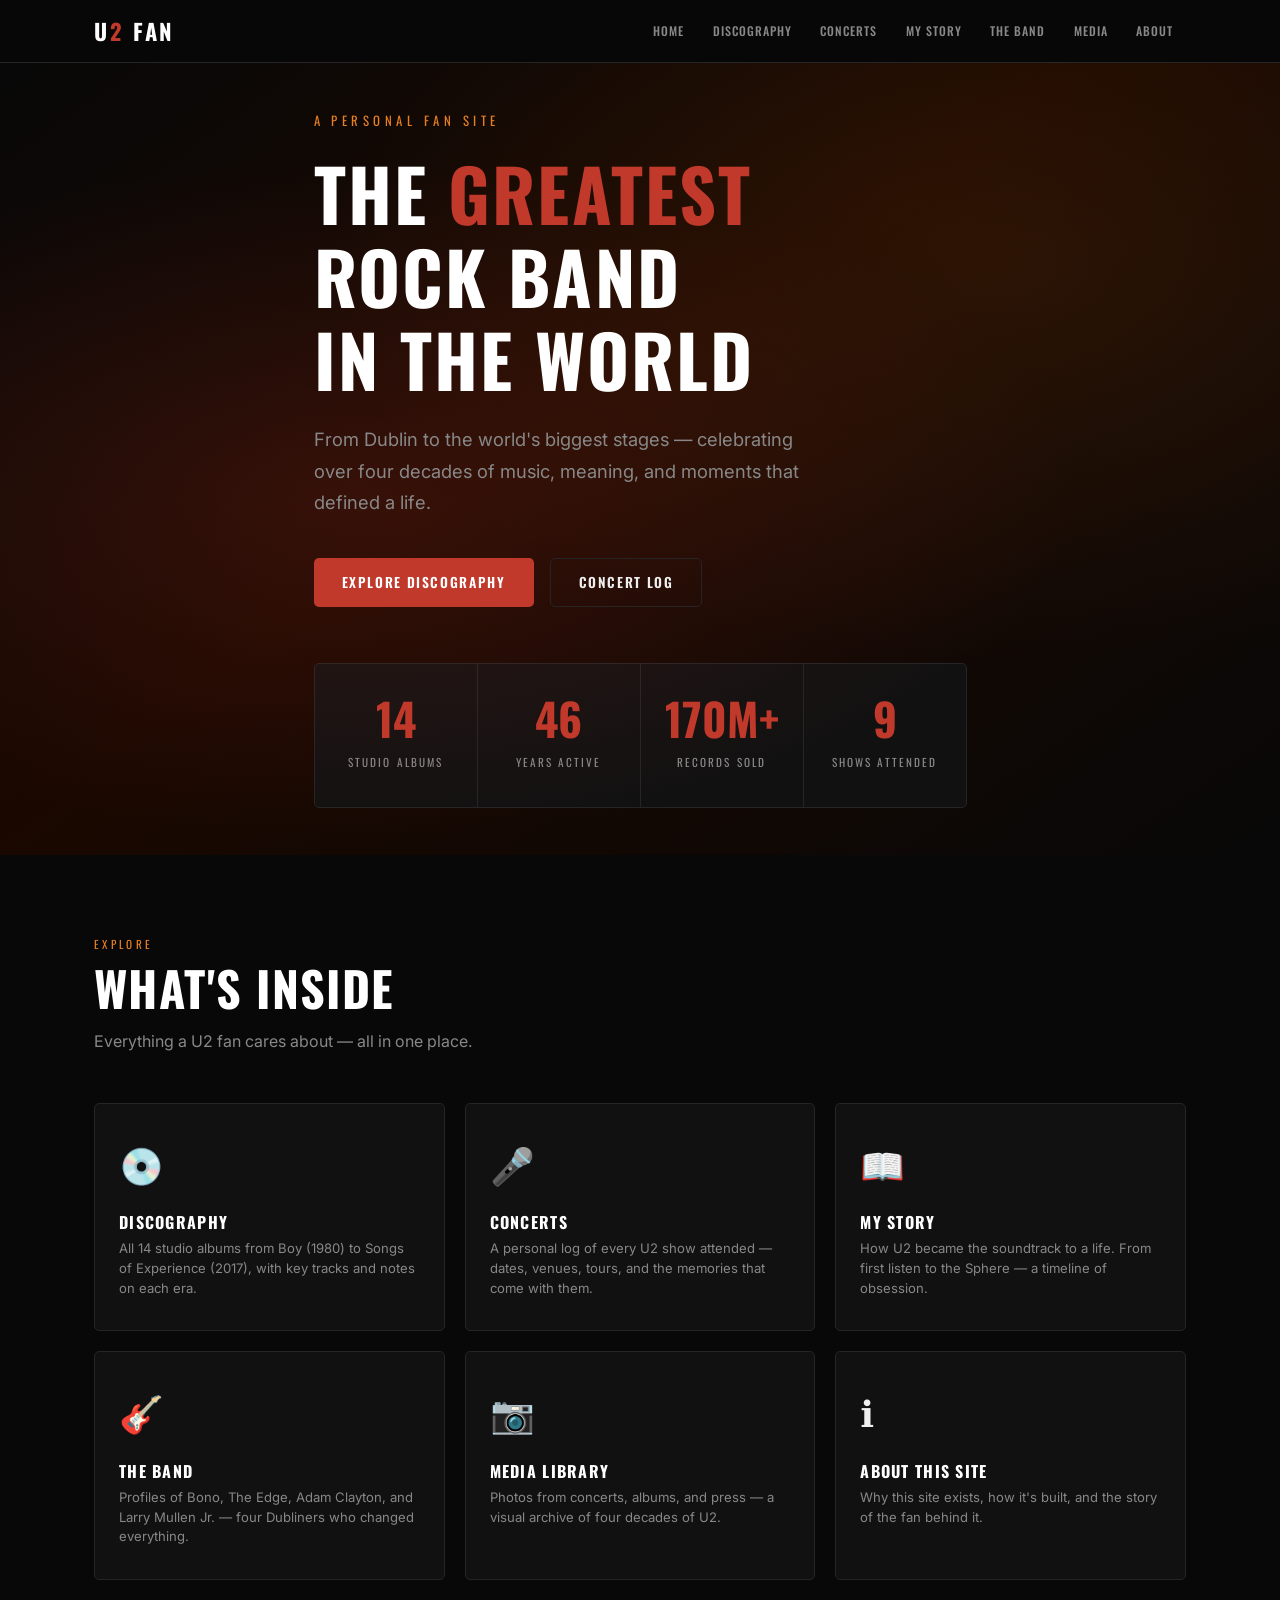
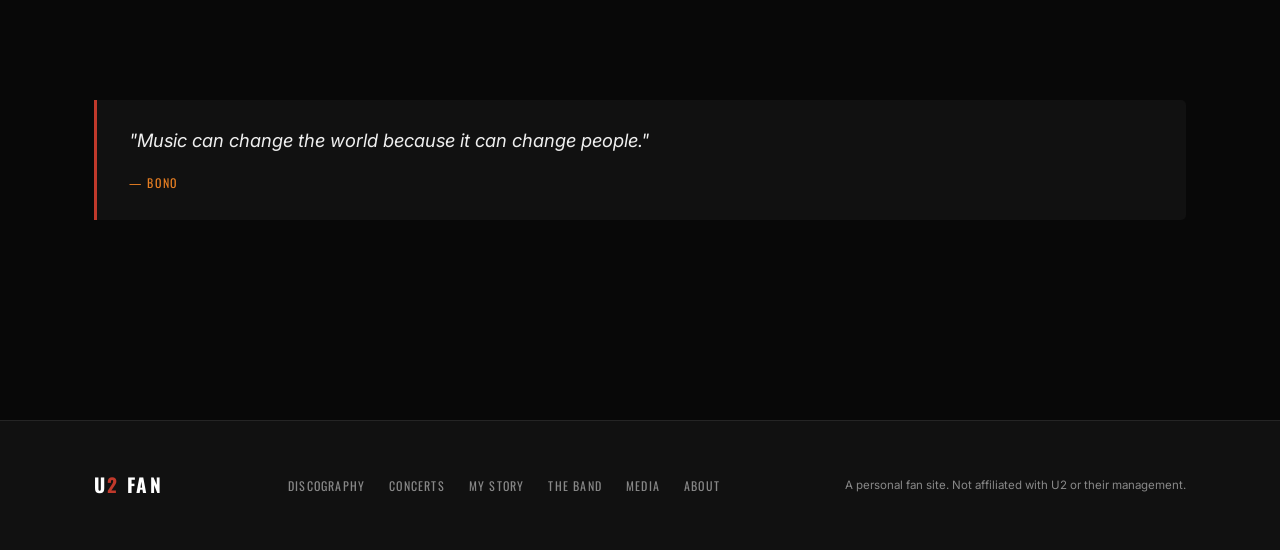
<file: index.html>
<!doctype html>
<html lang="en">
<head>
  <meta charset="utf-8">
  <meta name="viewport" content="width=device-width, initial-scale=1">
  <meta name="description" content="A personal fan site dedicated to U2 — celebrating the music, the concerts, the memories, and the four men from Dublin who changed rock and roll.">
  <title>U2 Fan Site — Home</title>
  <link rel="icon" href="/assets/favicon.svg" type="image/svg+xml">
  <link rel="preconnect" href="https://fonts.googleapis.com">
  <link rel="preconnect" href="https://fonts.gstatic.com" crossorigin>
  <link rel="stylesheet" href="https://fonts.googleapis.com/css2?family=Oswald:wght@400;500;600;700&family=Inter:wght@300;400;500;600&display=swap">
  <link rel="stylesheet" href="/assets/css/styles.css">
  <script defer src="/assets/js/main.js"></script>
</head>
<body>

<nav class="site-nav">
  <div class="container">
    <a href="/" class="nav-brand">U<span>2</span> Fan</a>
    <button class="nav-toggle" id="navToggle" aria-label="Toggle navigation" aria-expanded="false">
      <span></span><span></span><span></span>
    </button>
    <ul class="nav-links" id="navLinks">
      <li><a href="/">Home</a></li>
      <li><a href="/discography/">Discography</a></li>
      <li><a href="/concerts/">Concerts</a></li>
      <li><a href="/history/">My Story</a></li>
      <li><a href="/band/">The Band</a></li>
      <li><a href="/media/">Media</a></li>
      <li><a href="/about/">About</a></li>
    </ul>
  </div>
</nav>

<section class="hero">
  <div class="container">
    <div class="hero-content">
      <p class="hero-eyebrow">A personal fan site</p>
      <h1>The <em>Greatest</em><br>Rock Band<br>in the World</h1>
      <p class="hero-lead">
        From Dublin to the world's biggest stages — celebrating over four decades
        of music, meaning, and moments that defined a life.
      </p>
      <div class="hero-actions">
        <a href="/discography/" class="btn btn-primary">Explore Discography</a>
        <a href="/concerts/" class="btn btn-outline">Concert Log</a>
      </div>
    </div>

    <div class="stats-bar">
      <div class="stat-item">
        <span class="stat-number">14</span>
        <span class="stat-label">Studio Albums</span>
      </div>
      <div class="stat-item">
        <span class="stat-number">46</span>
        <span class="stat-label">Years Active</span>
      </div>
      <div class="stat-item">
        <span class="stat-number">170M+</span>
        <span class="stat-label">Records Sold</span>
      </div>
      <div class="stat-item">
        <span class="stat-number">9</span>
        <span class="stat-label">Shows Attended</span>
      </div>
    </div>
  </div>
</section>

<section class="section">
  <div class="container">
    <div class="section-header">
      <span class="section-label">Explore</span>
      <h2>What's Inside</h2>
      <p>Everything a U2 fan cares about — all in one place.</p>
    </div>

    <div class="site-sections">
      <a href="/discography/" class="section-card">
        <span class="icon">💿</span>
        <h3>Discography</h3>
        <p>All 14 studio albums from Boy (1980) to Songs of Experience (2017), with key tracks and notes on each era.</p>
      </a>
      <a href="/concerts/" class="section-card">
        <span class="icon">🎤</span>
        <h3>Concerts</h3>
        <p>A personal log of every U2 show attended — dates, venues, tours, and the memories that come with them.</p>
      </a>
      <a href="/history/" class="section-card">
        <span class="icon">📖</span>
        <h3>My Story</h3>
        <p>How U2 became the soundtrack to a life. From first listen to the Sphere — a timeline of obsession.</p>
      </a>
      <a href="/band/" class="section-card">
        <span class="icon">🎸</span>
        <h3>The Band</h3>
        <p>Profiles of Bono, The Edge, Adam Clayton, and Larry Mullen Jr. — four Dubliners who changed everything.</p>
      </a>
      <a href="/media/" class="section-card">
        <span class="icon">📷</span>
        <h3>Media Library</h3>
        <p>Photos from concerts, albums, and press — a visual archive of four decades of U2.</p>
      </a>
      <a href="/about/" class="section-card">
        <span class="icon">ℹ️</span>
        <h3>About This Site</h3>
        <p>Why this site exists, how it's built, and the story of the fan behind it.</p>
      </a>
    </div>
  </div>
</section>

<section class="section" style="padding-top: 0;">
  <div class="container">
    <div class="quote-block">
      <blockquote>
        "Music can change the world because it can change people."
      </blockquote>
      <cite>— Bono</cite>
    </div>
  </div>
</section>

<footer class="site-footer">
  <div class="container">
    <div class="footer-inner">
      <div class="footer-brand">U<span>2</span> Fan</div>
      <ul class="footer-links">
        <li><a href="/discography/">Discography</a></li>
        <li><a href="/concerts/">Concerts</a></li>
        <li><a href="/history/">My Story</a></li>
        <li><a href="/band/">The Band</a></li>
        <li><a href="/media/">Media</a></li>
        <li><a href="/about/">About</a></li>
      </ul>
      <p class="footer-copy">A personal fan site. Not affiliated with U2 or their management.</p>
    </div>
  </div>
</footer>

</body>
</html>
</file>
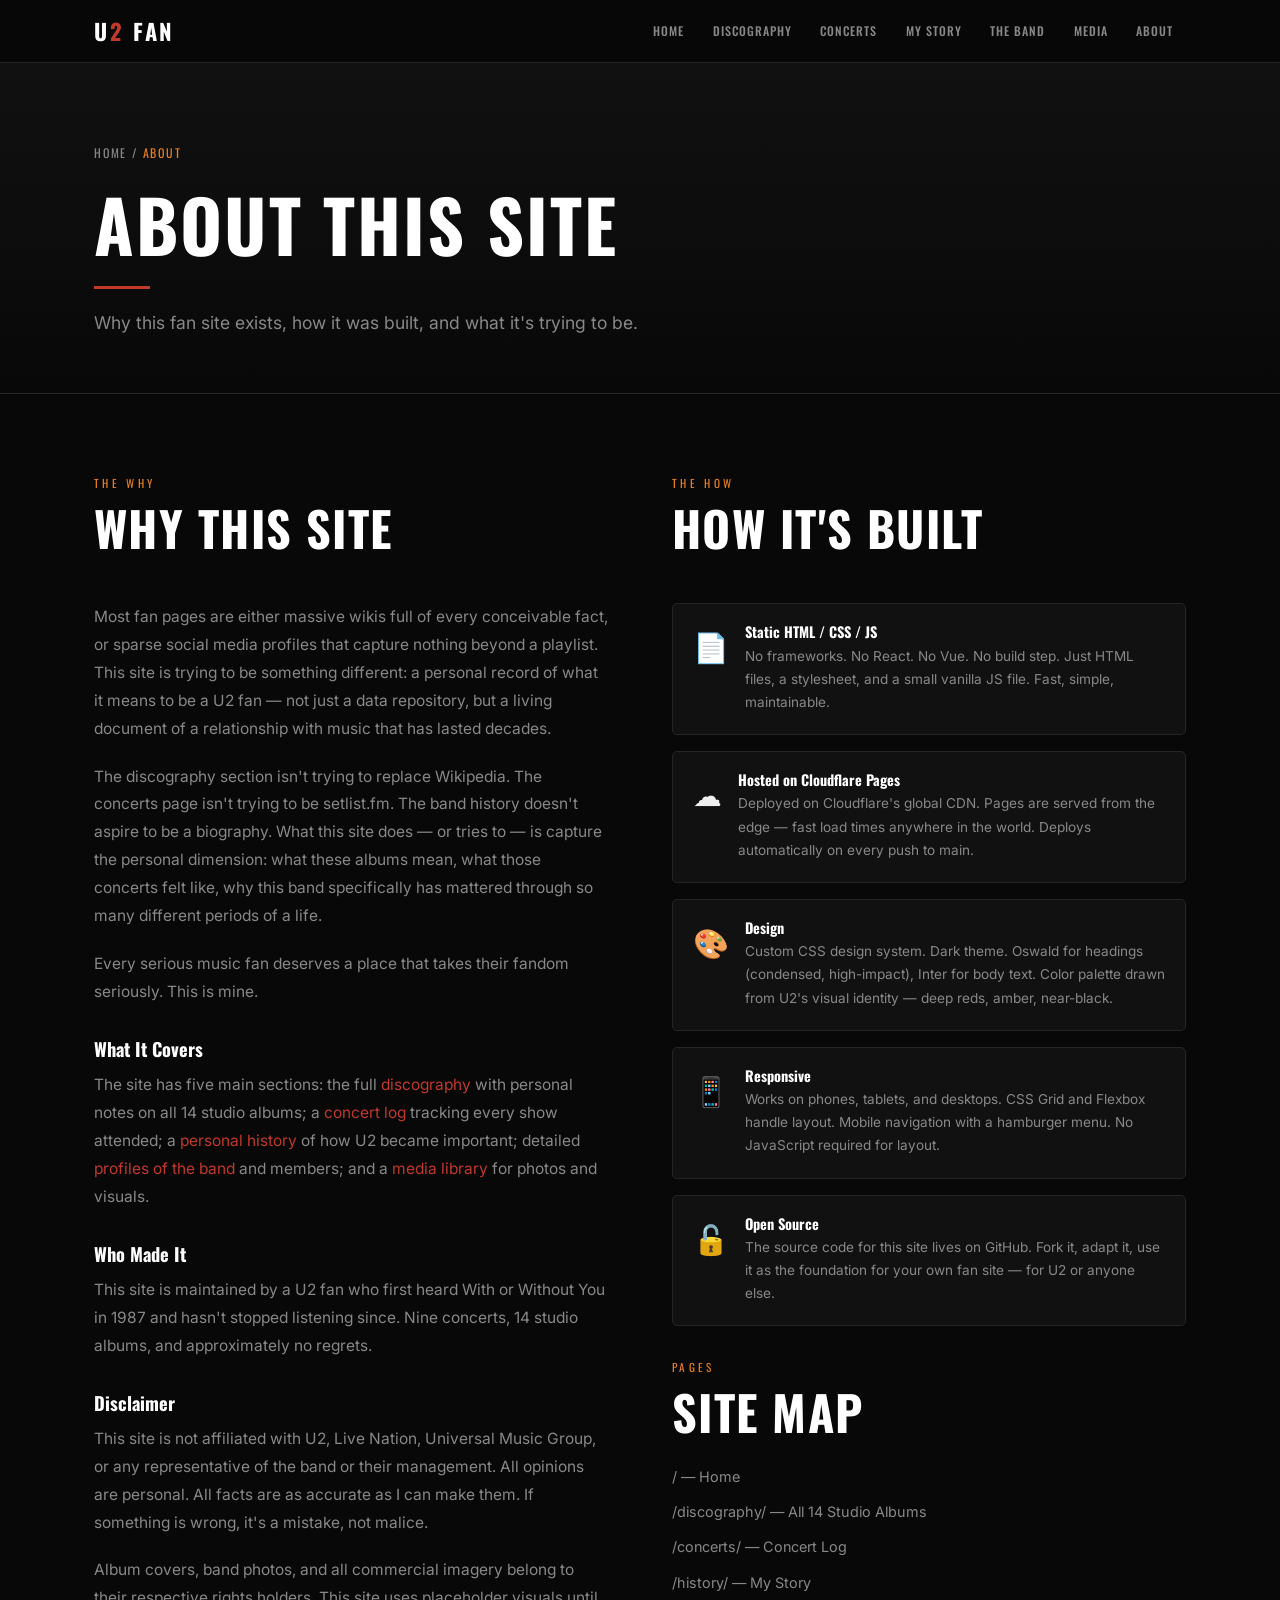
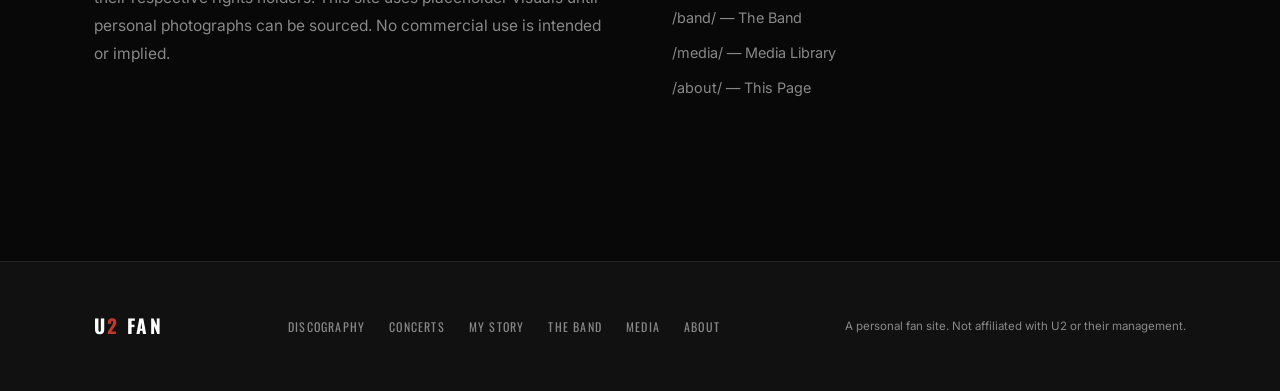
<file: about/index.html>
<!doctype html>
<html lang="en">
<head>
  <meta charset="utf-8">
  <meta name="viewport" content="width=device-width, initial-scale=1">
  <meta name="description" content="About this U2 fan site — why it exists, how it's built, and the story of the fan behind it.">
  <title>About — U2 Fan Site</title>
  <link rel="icon" href="/assets/favicon.svg" type="image/svg+xml">
  <link rel="preconnect" href="https://fonts.googleapis.com">
  <link rel="preconnect" href="https://fonts.gstatic.com" crossorigin>
  <link rel="stylesheet" href="https://fonts.googleapis.com/css2?family=Oswald:wght@400;500;600;700&family=Inter:wght@300;400;500;600&display=swap">
  <link rel="stylesheet" href="/assets/css/styles.css">
  <script defer src="/assets/js/main.js"></script>
</head>
<body>

<nav class="site-nav">
  <div class="container">
    <a href="/" class="nav-brand">U<span>2</span> Fan</a>
    <button class="nav-toggle" id="navToggle" aria-label="Toggle navigation" aria-expanded="false">
      <span></span><span></span><span></span>
    </button>
    <ul class="nav-links" id="navLinks">
      <li><a href="/">Home</a></li>
      <li><a href="/discography/">Discography</a></li>
      <li><a href="/concerts/">Concerts</a></li>
      <li><a href="/history/">My Story</a></li>
      <li><a href="/band/">The Band</a></li>
      <li><a href="/media/">Media</a></li>
      <li><a href="/about/">About</a></li>
    </ul>
  </div>
</nav>

<div class="page-hero">
  <div class="container">
    <p class="breadcrumb"><a href="/">Home</a> / <span>About</span></p>
    <h1>About This Site</h1>
    <div class="divider"></div>
    <p class="subtitle">Why this fan site exists, how it was built, and what it's trying to be.</p>
  </div>
</div>

<section class="section">
  <div class="container">
    <div class="grid-2" style="gap: 4rem; align-items: start;">

      <div class="prose">
        <div class="section-header">
          <span class="section-label">The Why</span>
          <h2>Why This Site</h2>
        </div>

        <p>Most fan pages are either massive wikis full of every conceivable fact, or sparse social media profiles that capture nothing beyond a playlist. This site is trying to be something different: a personal record of what it means to be a U2 fan — not just a data repository, but a living document of a relationship with music that has lasted decades.</p>

        <p>The discography section isn't trying to replace Wikipedia. The concerts page isn't trying to be setlist.fm. The band history doesn't aspire to be a biography. What this site does — or tries to — is capture the personal dimension: what these albums mean, what those concerts felt like, why this band specifically has mattered through so many different periods of a life.</p>

        <p>Every serious music fan deserves a place that takes their fandom seriously. This is mine.</p>

        <h3>What It Covers</h3>
        <p>The site has five main sections: the full <a href="/discography/">discography</a> with personal notes on all 14 studio albums; a <a href="/concerts/">concert log</a> tracking every show attended; a <a href="/history/">personal history</a> of how U2 became important; detailed <a href="/band/">profiles of the band</a> and members; and a <a href="/media/">media library</a> for photos and visuals.</p>

        <h3>Who Made It</h3>
        <p>This site is maintained by a U2 fan who first heard With or Without You in 1987 and hasn't stopped listening since. Nine concerts, 14 studio albums, and approximately no regrets.</p>

        <h3>Disclaimer</h3>
        <p>This site is not affiliated with U2, Live Nation, Universal Music Group, or any representative of the band or their management. All opinions are personal. All facts are as accurate as I can make them. If something is wrong, it's a mistake, not malice.</p>

        <p>Album covers, band photos, and all commercial imagery belong to their respective rights holders. This site uses placeholder visuals until personal photographs can be sourced. No commercial use is intended or implied.</p>
      </div>

      <div>
        <div class="section-header">
          <span class="section-label">The How</span>
          <h2>How It's Built</h2>
        </div>

        <div class="band-fact">
          <span class="band-fact-icon">📄</span>
          <div>
            <h4>Static HTML / CSS / JS</h4>
            <p>No frameworks. No React. No Vue. No build step. Just HTML files, a stylesheet, and a small vanilla JS file. Fast, simple, maintainable.</p>
          </div>
        </div>

        <div class="band-fact">
          <span class="band-fact-icon">☁️</span>
          <div>
            <h4>Hosted on Cloudflare Pages</h4>
            <p>Deployed on Cloudflare's global CDN. Pages are served from the edge — fast load times anywhere in the world. Deploys automatically on every push to main.</p>
          </div>
        </div>

        <div class="band-fact">
          <span class="band-fact-icon">🎨</span>
          <div>
            <h4>Design</h4>
            <p>Custom CSS design system. Dark theme. Oswald for headings (condensed, high-impact), Inter for body text. Color palette drawn from U2's visual identity — deep reds, amber, near-black.</p>
          </div>
        </div>

        <div class="band-fact">
          <span class="band-fact-icon">📱</span>
          <div>
            <h4>Responsive</h4>
            <p>Works on phones, tablets, and desktops. CSS Grid and Flexbox handle layout. Mobile navigation with a hamburger menu. No JavaScript required for layout.</p>
          </div>
        </div>

        <div class="band-fact">
          <span class="band-fact-icon">🔓</span>
          <div>
            <h4>Open Source</h4>
            <p>The source code for this site lives on GitHub. Fork it, adapt it, use it as the foundation for your own fan site — for U2 or anyone else.</p>
          </div>
        </div>

        <div style="margin-top: 2rem;">
          <div class="section-header" style="margin-bottom: 1.5rem;">
            <span class="section-label">Pages</span>
            <h2>Site Map</h2>
          </div>
          <ul style="display:flex; flex-direction:column; gap:.5rem;">
            <li><a href="/" style="color:var(--text-muted); font-size:.9rem;">/ — Home</a></li>
            <li><a href="/discography/" style="color:var(--text-muted); font-size:.9rem;">/discography/ — All 14 Studio Albums</a></li>
            <li><a href="/concerts/" style="color:var(--text-muted); font-size:.9rem;">/concerts/ — Concert Log</a></li>
            <li><a href="/history/" style="color:var(--text-muted); font-size:.9rem;">/history/ — My Story</a></li>
            <li><a href="/band/" style="color:var(--text-muted); font-size:.9rem;">/band/ — The Band</a></li>
            <li><a href="/media/" style="color:var(--text-muted); font-size:.9rem;">/media/ — Media Library</a></li>
            <li><a href="/about/" style="color:var(--text-muted); font-size:.9rem;">/about/ — This Page</a></li>
          </ul>
        </div>
      </div>

    </div>
  </div>
</section>

<footer class="site-footer">
  <div class="container">
    <div class="footer-inner">
      <div class="footer-brand">U<span>2</span> Fan</div>
      <ul class="footer-links">
        <li><a href="/discography/">Discography</a></li>
        <li><a href="/concerts/">Concerts</a></li>
        <li><a href="/history/">My Story</a></li>
        <li><a href="/band/">The Band</a></li>
        <li><a href="/media/">Media</a></li>
        <li><a href="/about/">About</a></li>
      </ul>
      <p class="footer-copy">A personal fan site. Not affiliated with U2 or their management.</p>
    </div>
  </div>
</footer>

</body>
</html>
</file>
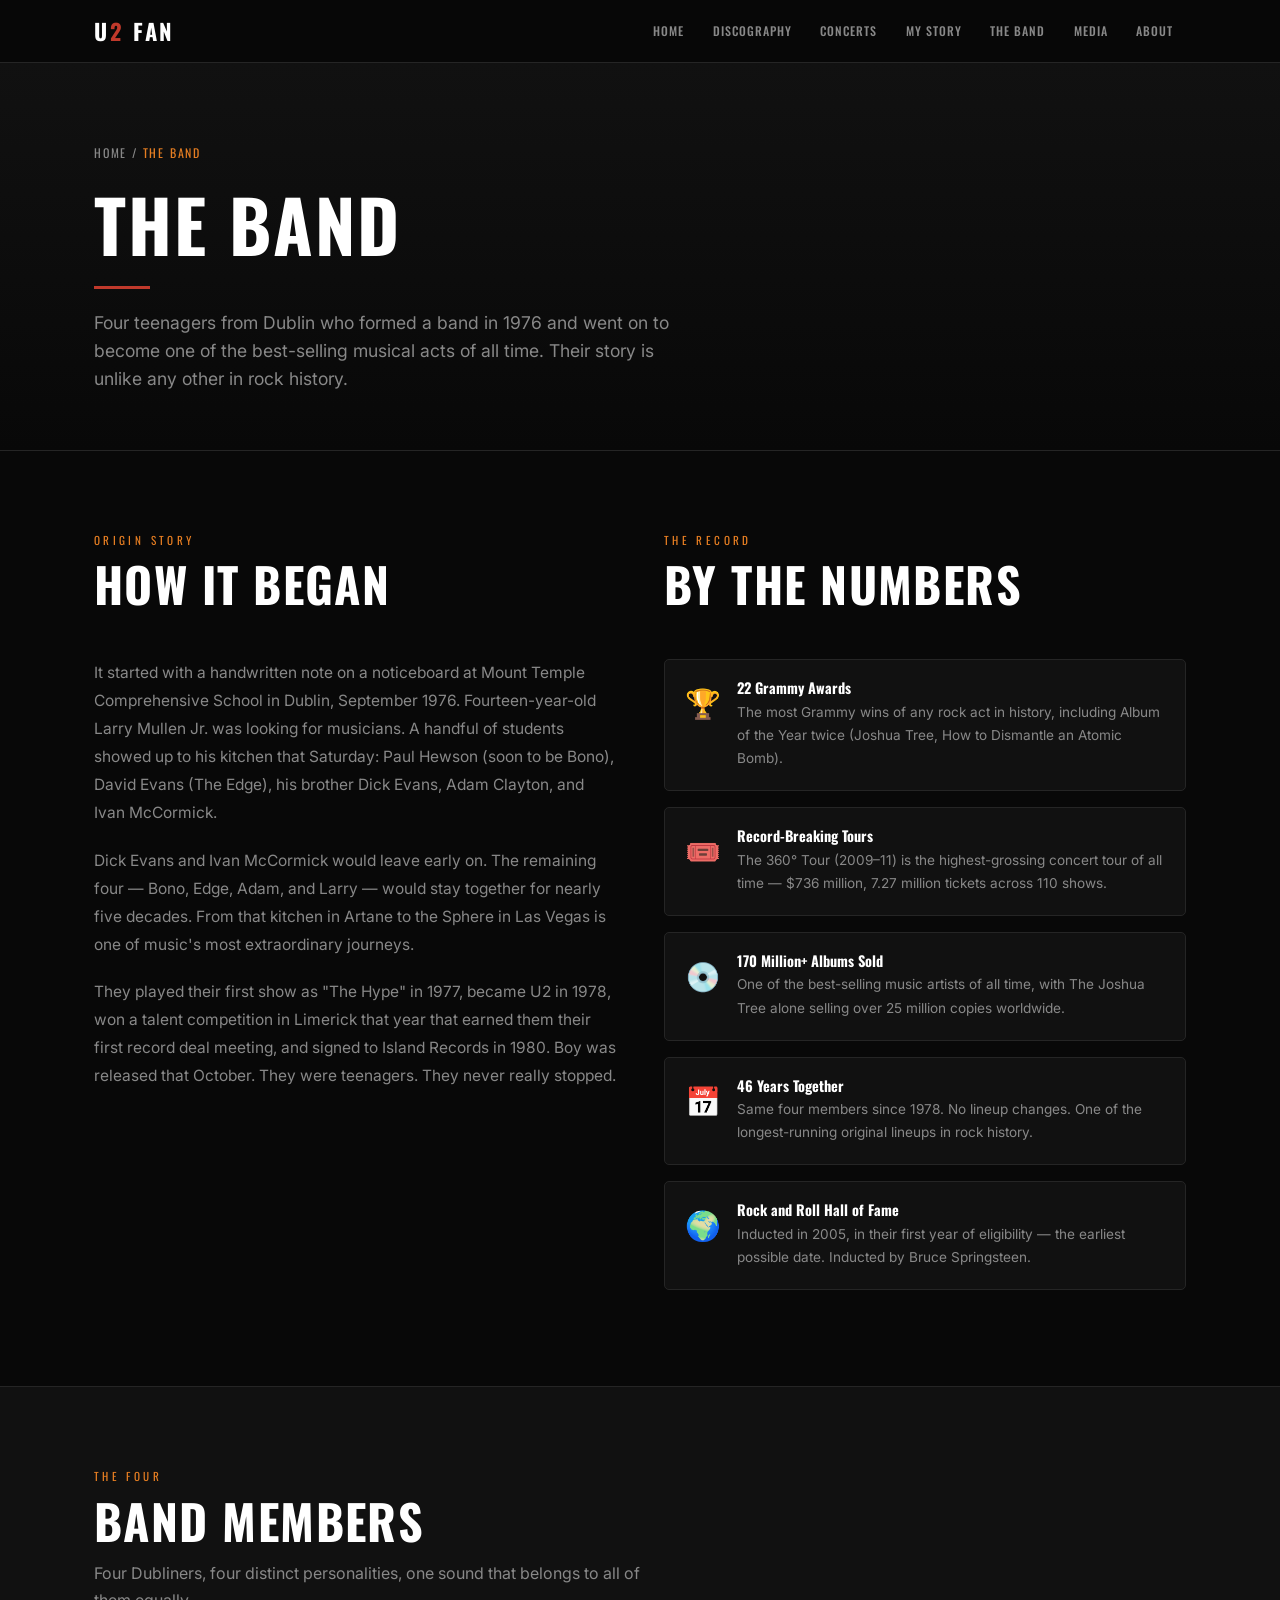
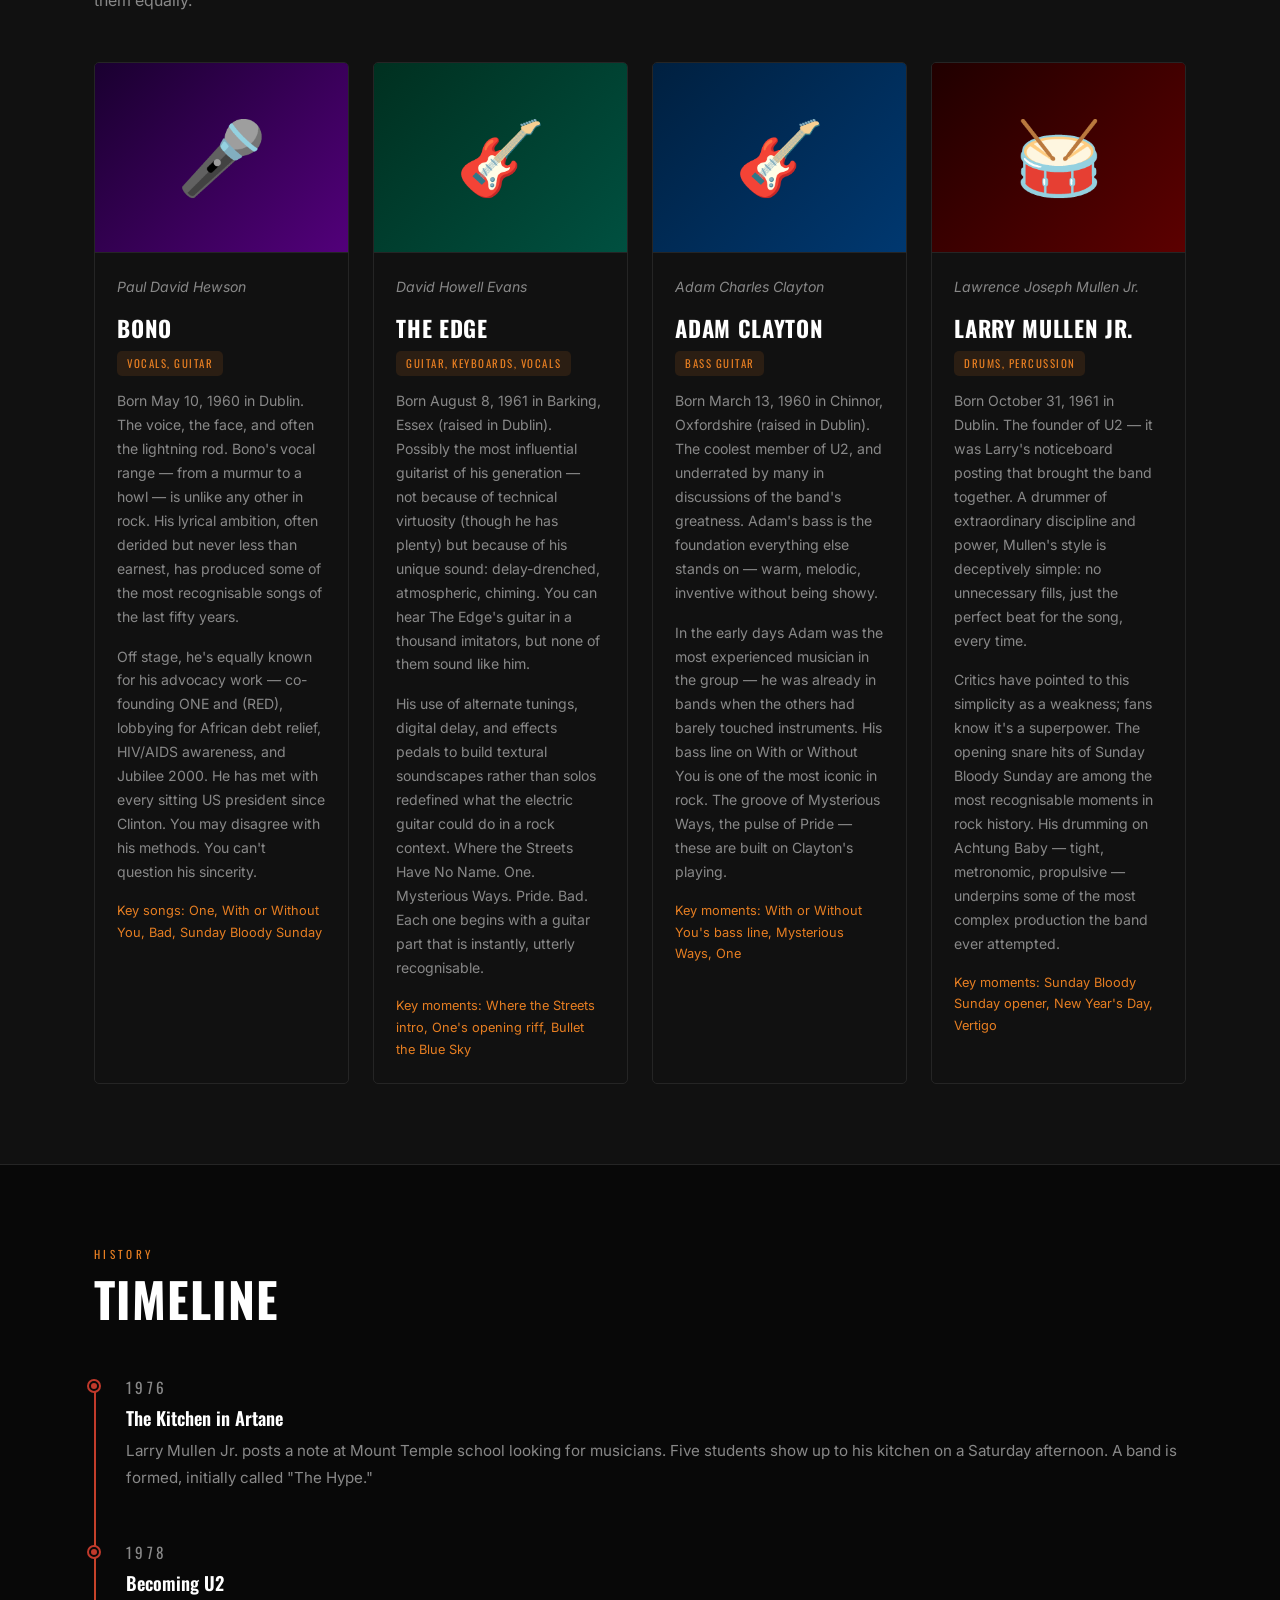
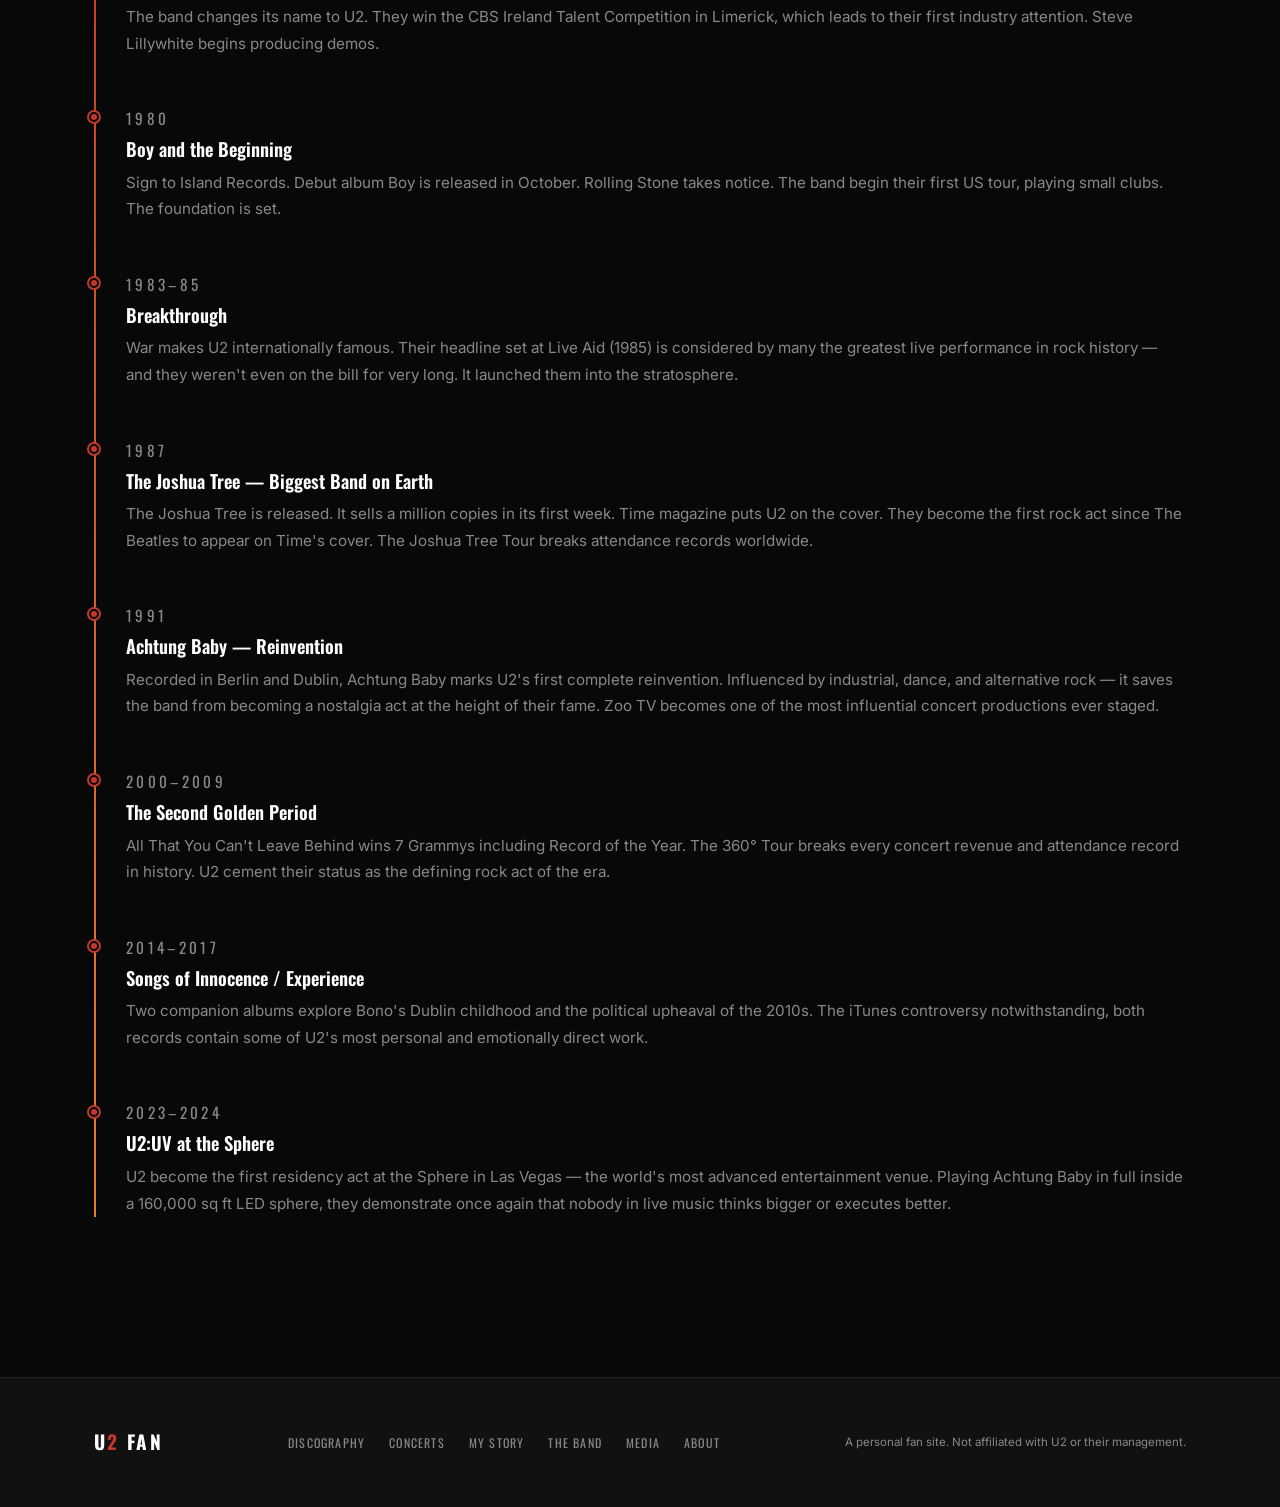
<file: band/index.html>
<!doctype html>
<html lang="en">
<head>
  <meta charset="utf-8">
  <meta name="viewport" content="width=device-width, initial-scale=1">
  <meta name="description" content="About U2 — the band's history and profiles of Bono, The Edge, Adam Clayton, and Larry Mullen Jr.">
  <title>The Band — U2 Fan Site</title>
  <link rel="icon" href="/assets/favicon.svg" type="image/svg+xml">
  <link rel="preconnect" href="https://fonts.googleapis.com">
  <link rel="preconnect" href="https://fonts.gstatic.com" crossorigin>
  <link rel="stylesheet" href="https://fonts.googleapis.com/css2?family=Oswald:wght@400;500;600;700&family=Inter:wght@300;400;500;600&display=swap">
  <link rel="stylesheet" href="/assets/css/styles.css">
  <script defer src="/assets/js/main.js"></script>
</head>
<body>

<nav class="site-nav">
  <div class="container">
    <a href="/" class="nav-brand">U<span>2</span> Fan</a>
    <button class="nav-toggle" id="navToggle" aria-label="Toggle navigation" aria-expanded="false">
      <span></span><span></span><span></span>
    </button>
    <ul class="nav-links" id="navLinks">
      <li><a href="/">Home</a></li>
      <li><a href="/discography/">Discography</a></li>
      <li><a href="/concerts/">Concerts</a></li>
      <li><a href="/history/">My Story</a></li>
      <li><a href="/band/">The Band</a></li>
      <li><a href="/media/">Media</a></li>
      <li><a href="/about/">About</a></li>
    </ul>
  </div>
</nav>

<div class="page-hero">
  <div class="container">
    <p class="breadcrumb"><a href="/">Home</a> / <span>The Band</span></p>
    <h1>The Band</h1>
    <div class="divider"></div>
    <p class="subtitle">Four teenagers from Dublin who formed a band in 1976 and went on to become one of the best-selling musical acts of all time. Their story is unlike any other in rock history.</p>
  </div>
</div>

<!-- Band Origin -->
<section class="section">
  <div class="container">

    <div class="grid-2" style="gap: 3rem; align-items: start;">
      <div>
        <div class="section-header">
          <span class="section-label">Origin Story</span>
          <h2>How It Began</h2>
        </div>
        <div class="prose">
          <p>It started with a handwritten note on a noticeboard at Mount Temple Comprehensive School in Dublin, September 1976. Fourteen-year-old Larry Mullen Jr. was looking for musicians. A handful of students showed up to his kitchen that Saturday: Paul Hewson (soon to be Bono), David Evans (The Edge), his brother Dick Evans, Adam Clayton, and Ivan McCormick.</p>
          <p>Dick Evans and Ivan McCormick would leave early on. The remaining four — Bono, Edge, Adam, and Larry — would stay together for nearly five decades. From that kitchen in Artane to the Sphere in Las Vegas is one of music's most extraordinary journeys.</p>
          <p>They played their first show as "The Hype" in 1977, became U2 in 1978, won a talent competition in Limerick that year that earned them their first record deal meeting, and signed to Island Records in 1980. Boy was released that October. They were teenagers. They never really stopped.</p>
        </div>
      </div>

      <div>
        <div class="section-header">
          <span class="section-label">The Record</span>
          <h2>By the Numbers</h2>
        </div>
        <div class="band-fact">
          <span class="band-fact-icon">🏆</span>
          <div>
            <h4>22 Grammy Awards</h4>
            <p>The most Grammy wins of any rock act in history, including Album of the Year twice (Joshua Tree, How to Dismantle an Atomic Bomb).</p>
          </div>
        </div>
        <div class="band-fact">
          <span class="band-fact-icon">🎟️</span>
          <div>
            <h4>Record-Breaking Tours</h4>
            <p>The 360° Tour (2009–11) is the highest-grossing concert tour of all time — $736 million, 7.27 million tickets across 110 shows.</p>
          </div>
        </div>
        <div class="band-fact">
          <span class="band-fact-icon">💿</span>
          <div>
            <h4>170 Million+ Albums Sold</h4>
            <p>One of the best-selling music artists of all time, with The Joshua Tree alone selling over 25 million copies worldwide.</p>
          </div>
        </div>
        <div class="band-fact">
          <span class="band-fact-icon">📅</span>
          <div>
            <h4>46 Years Together</h4>
            <p>Same four members since 1978. No lineup changes. One of the longest-running original lineups in rock history.</p>
          </div>
        </div>
        <div class="band-fact">
          <span class="band-fact-icon">🌍</span>
          <div>
            <h4>Rock and Roll Hall of Fame</h4>
            <p>Inducted in 2005, in their first year of eligibility — the earliest possible date. Inducted by Bruce Springsteen.</p>
          </div>
        </div>
      </div>
    </div>

  </div>
</section>

<!-- Members -->
<section class="section" style="background: var(--surface); border-top: 1px solid var(--border); border-bottom: 1px solid var(--border);">
  <div class="container">
    <div class="section-header">
      <span class="section-label">The Four</span>
      <h2>Band Members</h2>
      <p>Four Dubliners, four distinct personalities, one sound that belongs to all of them equally.</p>
    </div>

    <div class="grid-4">

      <div class="member-card">
        <div class="member-avatar" style="background: linear-gradient(135deg,#1a0030,#52007a)">🎤</div>
        <div class="card-body">
          <p class="member-real-name">Paul David Hewson</p>
          <h3 class="member-name">Bono</h3>
          <span class="member-role">Vocals, Guitar</span>
          <p>Born May 10, 1960 in Dublin. The voice, the face, and often the lightning rod. Bono's vocal range — from a murmur to a howl — is unlike any other in rock. His lyrical ambition, often derided but never less than earnest, has produced some of the most recognisable songs of the last fifty years.</p>
          <p style="margin-top:.75rem;">Off stage, he's equally known for his advocacy work — co-founding ONE and (RED), lobbying for African debt relief, HIV/AIDS awareness, and Jubilee 2000. He has met with every sitting US president since Clinton. You may disagree with his methods. You can't question his sincerity.</p>
          <p style="margin-top:.75rem; font-size:.8rem; color:var(--gold);">Key songs: One, With or Without You, Bad, Sunday Bloody Sunday</p>
        </div>
      </div>

      <div class="member-card">
        <div class="member-avatar" style="background: linear-gradient(135deg,#003020,#005040)">🎸</div>
        <div class="card-body">
          <p class="member-real-name">David Howell Evans</p>
          <h3 class="member-name">The Edge</h3>
          <span class="member-role">Guitar, Keyboards, Vocals</span>
          <p>Born August 8, 1961 in Barking, Essex (raised in Dublin). Possibly the most influential guitarist of his generation — not because of technical virtuosity (though he has plenty) but because of his unique sound: delay-drenched, atmospheric, chiming. You can hear The Edge's guitar in a thousand imitators, but none of them sound like him.</p>
          <p style="margin-top:.75rem;">His use of alternate tunings, digital delay, and effects pedals to build textural soundscapes rather than solos redefined what the electric guitar could do in a rock context. Where the Streets Have No Name. One. Mysterious Ways. Pride. Bad. Each one begins with a guitar part that is instantly, utterly recognisable.</p>
          <p style="margin-top:.75rem; font-size:.8rem; color:var(--gold);">Key moments: Where the Streets intro, One's opening riff, Bullet the Blue Sky</p>
        </div>
      </div>

      <div class="member-card">
        <div class="member-avatar" style="background: linear-gradient(135deg,#002040,#003870)">🎸</div>
        <div class="card-body">
          <p class="member-real-name">Adam Charles Clayton</p>
          <h3 class="member-name">Adam Clayton</h3>
          <span class="member-role">Bass Guitar</span>
          <p>Born March 13, 1960 in Chinnor, Oxfordshire (raised in Dublin). The coolest member of U2, and underrated by many in discussions of the band's greatness. Adam's bass is the foundation everything else stands on — warm, melodic, inventive without being showy.</p>
          <p style="margin-top:.75rem;">In the early days Adam was the most experienced musician in the group — he was already in bands when the others had barely touched instruments. His bass line on With or Without You is one of the most iconic in rock. The groove of Mysterious Ways, the pulse of Pride — these are built on Clayton's playing.</p>
          <p style="margin-top:.75rem; font-size:.8rem; color:var(--gold);">Key moments: With or Without You's bass line, Mysterious Ways, One</p>
        </div>
      </div>

      <div class="member-card">
        <div class="member-avatar" style="background: linear-gradient(135deg,#200000,#5c0000)">🥁</div>
        <div class="card-body">
          <p class="member-real-name">Lawrence Joseph Mullen Jr.</p>
          <h3 class="member-name">Larry Mullen Jr.</h3>
          <span class="member-role">Drums, Percussion</span>
          <p>Born October 31, 1961 in Dublin. The founder of U2 — it was Larry's noticeboard posting that brought the band together. A drummer of extraordinary discipline and power, Mullen's style is deceptively simple: no unnecessary fills, just the perfect beat for the song, every time.</p>
          <p style="margin-top:.75rem;">Critics have pointed to this simplicity as a weakness; fans know it's a superpower. The opening snare hits of Sunday Bloody Sunday are among the most recognisable moments in rock history. His drumming on Achtung Baby — tight, metronomic, propulsive — underpins some of the most complex production the band ever attempted.</p>
          <p style="margin-top:.75rem; font-size:.8rem; color:var(--gold);">Key moments: Sunday Bloody Sunday opener, New Year's Day, Vertigo</p>
        </div>
      </div>

    </div>
  </div>
</section>

<!-- Band Timeline -->
<section class="section">
  <div class="container">
    <div class="section-header">
      <span class="section-label">History</span>
      <h2>Timeline</h2>
    </div>

    <div class="timeline">
      <div class="timeline-item">
        <p class="timeline-year">1976</p>
        <h3>The Kitchen in Artane</h3>
        <p>Larry Mullen Jr. posts a note at Mount Temple school looking for musicians. Five students show up to his kitchen on a Saturday afternoon. A band is formed, initially called "The Hype."</p>
      </div>
      <div class="timeline-item">
        <p class="timeline-year">1978</p>
        <h3>Becoming U2</h3>
        <p>The band changes its name to U2. They win the CBS Ireland Talent Competition in Limerick, which leads to their first industry attention. Steve Lillywhite begins producing demos.</p>
      </div>
      <div class="timeline-item">
        <p class="timeline-year">1980</p>
        <h3>Boy and the Beginning</h3>
        <p>Sign to Island Records. Debut album Boy is released in October. Rolling Stone takes notice. The band begin their first US tour, playing small clubs. The foundation is set.</p>
      </div>
      <div class="timeline-item">
        <p class="timeline-year">1983–85</p>
        <h3>Breakthrough</h3>
        <p>War makes U2 internationally famous. Their headline set at Live Aid (1985) is considered by many the greatest live performance in rock history — and they weren't even on the bill for very long. It launched them into the stratosphere.</p>
      </div>
      <div class="timeline-item">
        <p class="timeline-year">1987</p>
        <h3>The Joshua Tree — Biggest Band on Earth</h3>
        <p>The Joshua Tree is released. It sells a million copies in its first week. Time magazine puts U2 on the cover. They become the first rock act since The Beatles to appear on Time's cover. The Joshua Tree Tour breaks attendance records worldwide.</p>
      </div>
      <div class="timeline-item">
        <p class="timeline-year">1991</p>
        <h3>Achtung Baby — Reinvention</h3>
        <p>Recorded in Berlin and Dublin, Achtung Baby marks U2's first complete reinvention. Influenced by industrial, dance, and alternative rock — it saves the band from becoming a nostalgia act at the height of their fame. Zoo TV becomes one of the most influential concert productions ever staged.</p>
      </div>
      <div class="timeline-item">
        <p class="timeline-year">2000–2009</p>
        <h3>The Second Golden Period</h3>
        <p>All That You Can't Leave Behind wins 7 Grammys including Record of the Year. The 360° Tour breaks every concert revenue and attendance record in history. U2 cement their status as the defining rock act of the era.</p>
      </div>
      <div class="timeline-item">
        <p class="timeline-year">2014–2017</p>
        <h3>Songs of Innocence / Experience</h3>
        <p>Two companion albums explore Bono's Dublin childhood and the political upheaval of the 2010s. The iTunes controversy notwithstanding, both records contain some of U2's most personal and emotionally direct work.</p>
      </div>
      <div class="timeline-item">
        <p class="timeline-year">2023–2024</p>
        <h3>U2:UV at the Sphere</h3>
        <p>U2 become the first residency act at the Sphere in Las Vegas — the world's most advanced entertainment venue. Playing Achtung Baby in full inside a 160,000 sq ft LED sphere, they demonstrate once again that nobody in live music thinks bigger or executes better.</p>
      </div>
    </div>
  </div>
</section>

<footer class="site-footer">
  <div class="container">
    <div class="footer-inner">
      <div class="footer-brand">U<span>2</span> Fan</div>
      <ul class="footer-links">
        <li><a href="/discography/">Discography</a></li>
        <li><a href="/concerts/">Concerts</a></li>
        <li><a href="/history/">My Story</a></li>
        <li><a href="/band/">The Band</a></li>
        <li><a href="/media/">Media</a></li>
        <li><a href="/about/">About</a></li>
      </ul>
      <p class="footer-copy">A personal fan site. Not affiliated with U2 or their management.</p>
    </div>
  </div>
</footer>

</body>
</html>
</file>
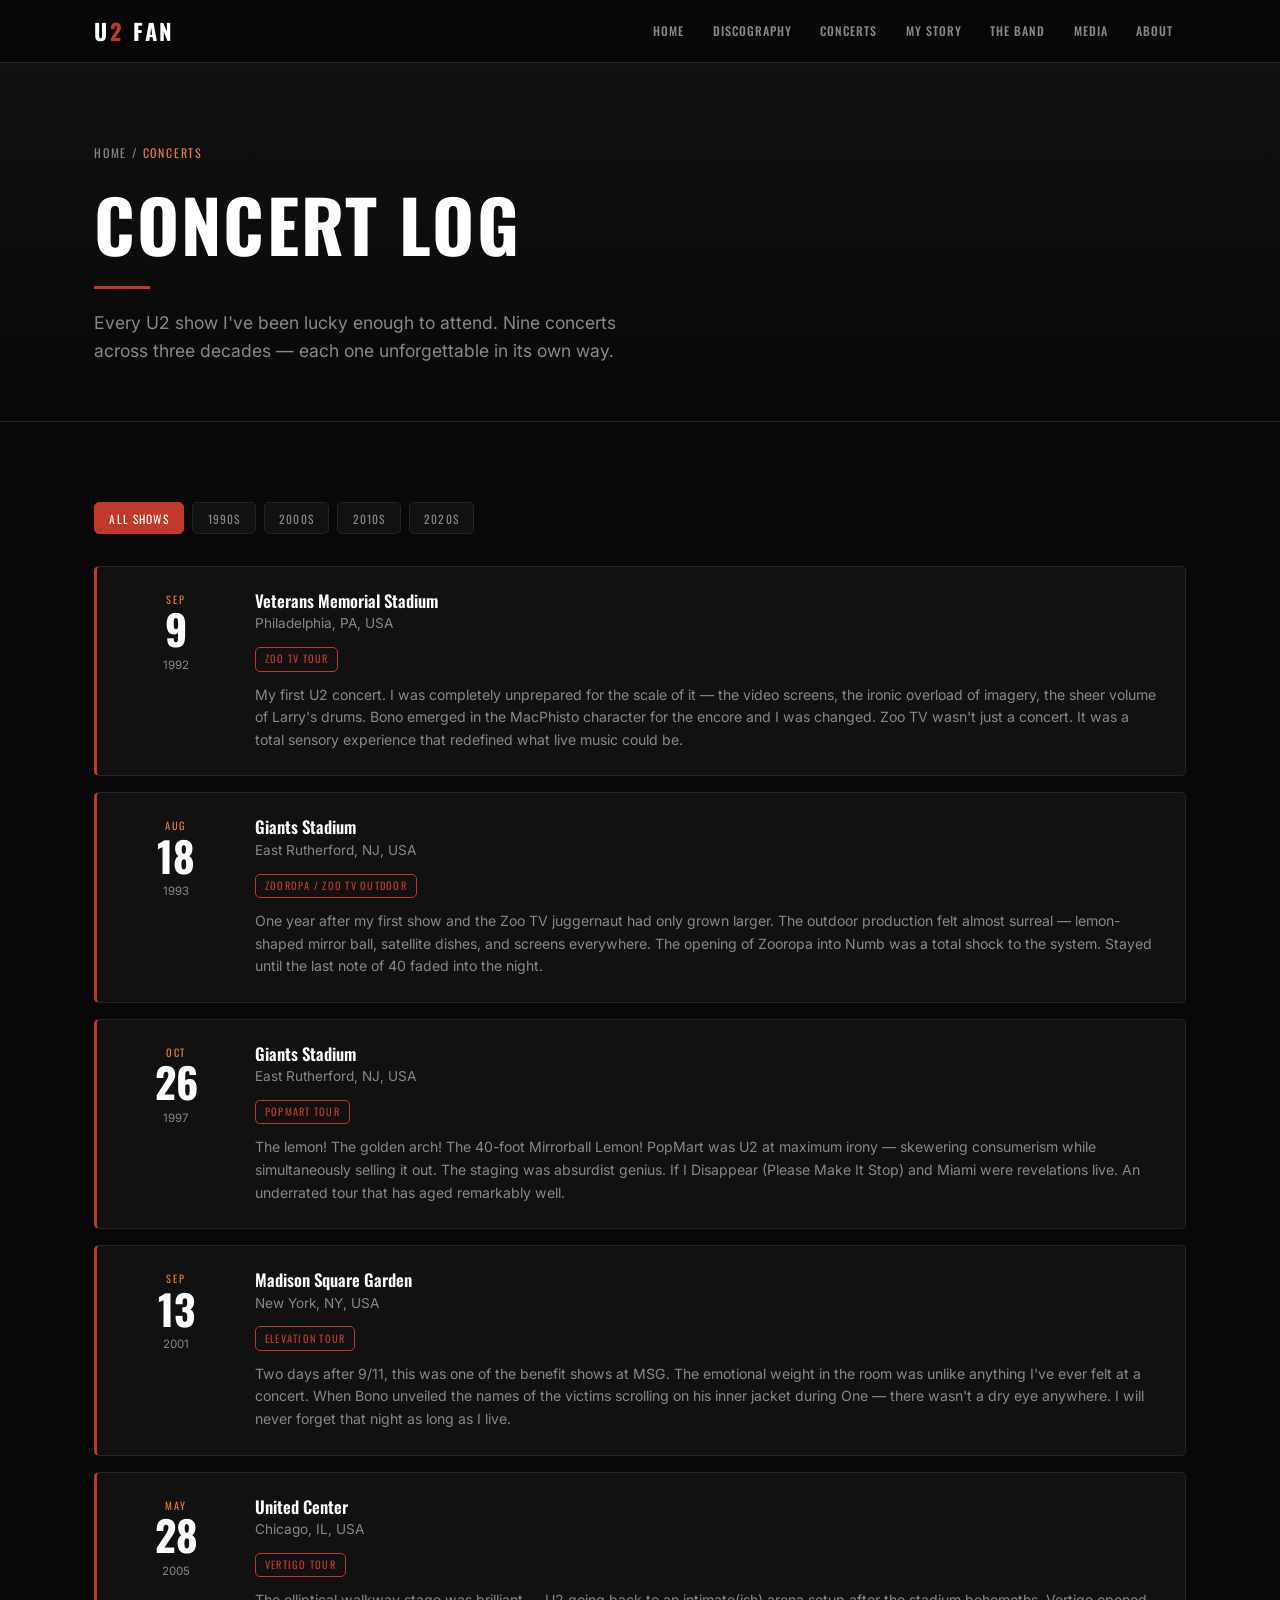
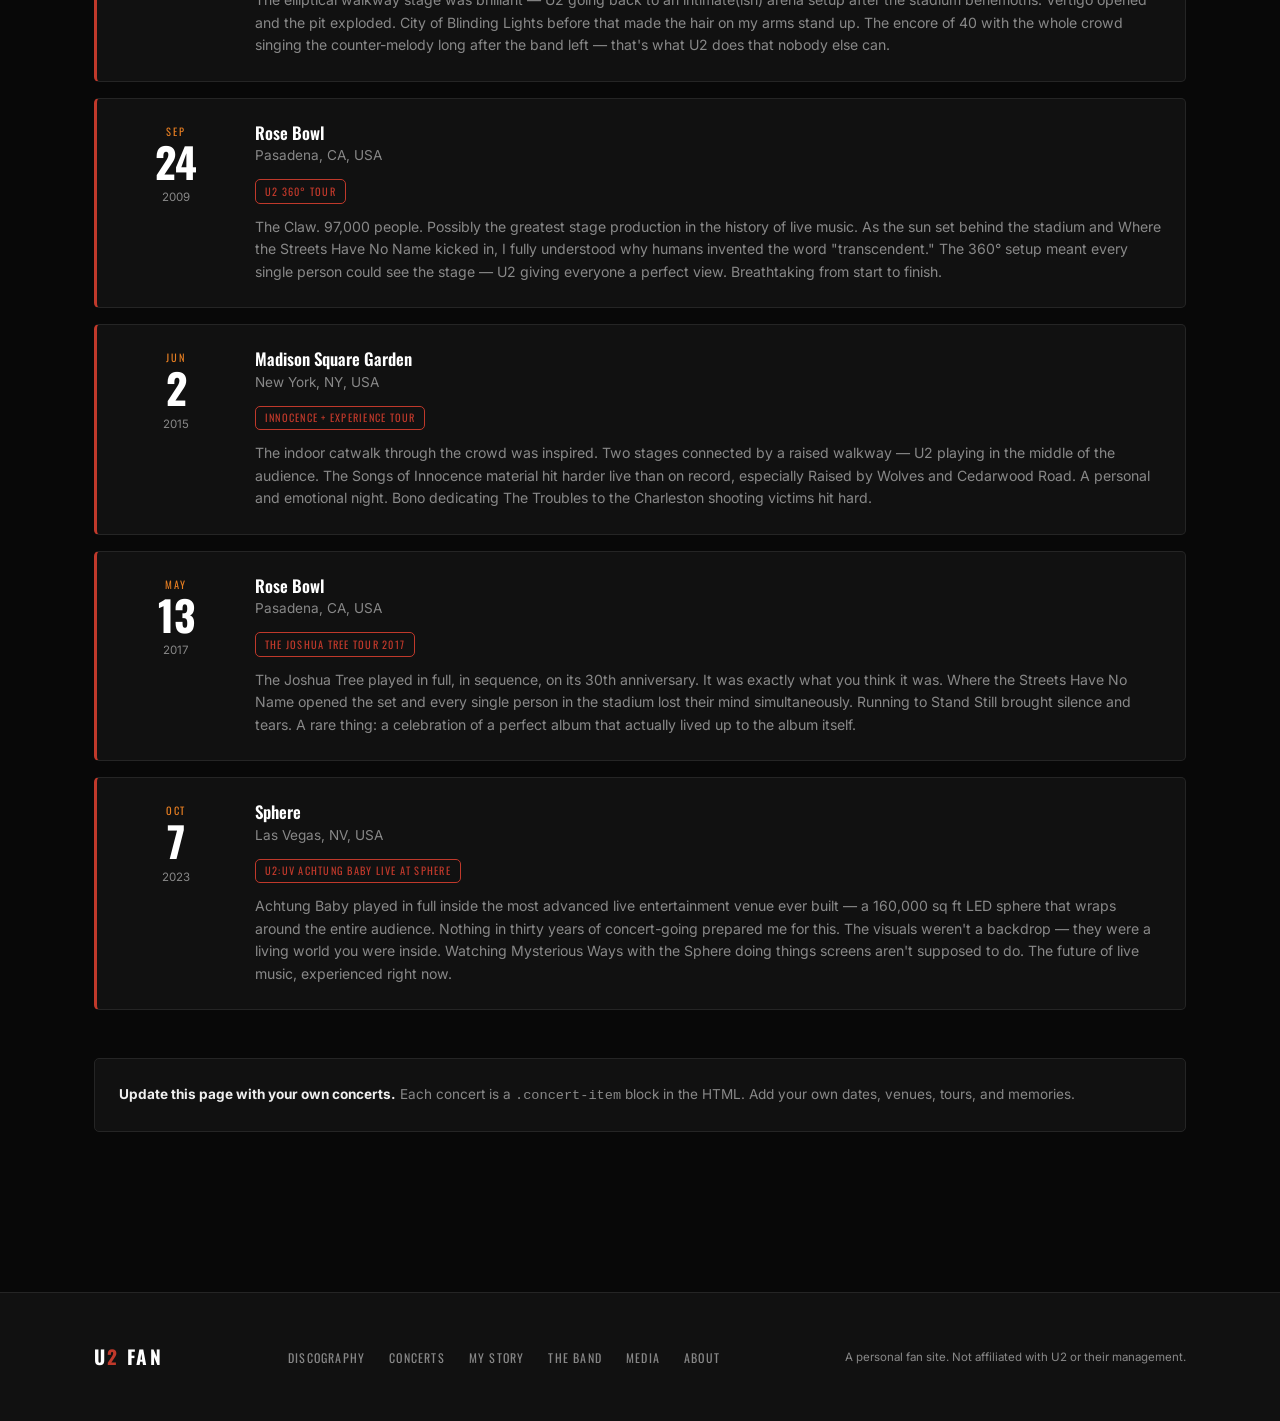
<file: concerts/index.html>
<!doctype html>
<html lang="en">
<head>
  <meta charset="utf-8">
  <meta name="viewport" content="width=device-width, initial-scale=1">
  <meta name="description" content="A personal log of every U2 concert attended — dates, venues, tours, and the memories that come with each show.">
  <title>Concerts — U2 Fan Site</title>
  <link rel="icon" href="/assets/favicon.svg" type="image/svg+xml">
  <link rel="preconnect" href="https://fonts.googleapis.com">
  <link rel="preconnect" href="https://fonts.gstatic.com" crossorigin>
  <link rel="stylesheet" href="https://fonts.googleapis.com/css2?family=Oswald:wght@400;500;600;700&family=Inter:wght@300;400;500;600&display=swap">
  <link rel="stylesheet" href="/assets/css/styles.css">
  <script defer src="/assets/js/main.js"></script>
</head>
<body>

<nav class="site-nav">
  <div class="container">
    <a href="/" class="nav-brand">U<span>2</span> Fan</a>
    <button class="nav-toggle" id="navToggle" aria-label="Toggle navigation" aria-expanded="false">
      <span></span><span></span><span></span>
    </button>
    <ul class="nav-links" id="navLinks">
      <li><a href="/">Home</a></li>
      <li><a href="/discography/">Discography</a></li>
      <li><a href="/concerts/">Concerts</a></li>
      <li><a href="/history/">My Story</a></li>
      <li><a href="/band/">The Band</a></li>
      <li><a href="/media/">Media</a></li>
      <li><a href="/about/">About</a></li>
    </ul>
  </div>
</nav>

<div class="page-hero">
  <div class="container">
    <p class="breadcrumb"><a href="/">Home</a> / <span>Concerts</span></p>
    <h1>Concert Log</h1>
    <div class="divider"></div>
    <p class="subtitle">Every U2 show I've been lucky enough to attend. Nine concerts across three decades — each one unforgettable in its own way.</p>
  </div>
</div>

<section class="section">
  <div class="container">

    <div class="filter-tabs">
      <button class="filter-tab active" data-filter="all">All Shows</button>
      <button class="filter-tab" data-filter="90s">1990s</button>
      <button class="filter-tab" data-filter="2000s">2000s</button>
      <button class="filter-tab" data-filter="2010s">2010s</button>
      <button class="filter-tab" data-filter="2020s">2020s</button>
    </div>

    <div class="concert-list" data-filterable>

      <div class="concert-item" data-category="90s">
        <div class="concert-date">
          <span class="month">Sep</span>
          <div class="day">9</div>
          <span class="year">1992</span>
        </div>
        <div class="concert-info">
          <h3>Veterans Memorial Stadium</h3>
          <p class="venue">Philadelphia, PA, USA</p>
          <span class="tour-badge">Zoo TV Tour</span>
          <p>My first U2 concert. I was completely unprepared for the scale of it — the video screens, the ironic overload of imagery, the sheer volume of Larry's drums. Bono emerged in the MacPhisto character for the encore and I was changed. Zoo TV wasn't just a concert. It was a total sensory experience that redefined what live music could be.</p>
        </div>
      </div>

      <div class="concert-item" data-category="90s">
        <div class="concert-date">
          <span class="month">Aug</span>
          <div class="day">18</div>
          <span class="year">1993</span>
        </div>
        <div class="concert-info">
          <h3>Giants Stadium</h3>
          <p class="venue">East Rutherford, NJ, USA</p>
          <span class="tour-badge">ZooRopa / Zoo TV Outdoor</span>
          <p>One year after my first show and the Zoo TV juggernaut had only grown larger. The outdoor production felt almost surreal — lemon-shaped mirror ball, satellite dishes, and screens everywhere. The opening of Zooropa into Numb was a total shock to the system. Stayed until the last note of 40 faded into the night.</p>
        </div>
      </div>

      <div class="concert-item" data-category="90s">
        <div class="concert-date">
          <span class="month">Oct</span>
          <div class="day">26</div>
          <span class="year">1997</span>
        </div>
        <div class="concert-info">
          <h3>Giants Stadium</h3>
          <p class="venue">East Rutherford, NJ, USA</p>
          <span class="tour-badge">PopMart Tour</span>
          <p>The lemon! The golden arch! The 40-foot Mirrorball Lemon! PopMart was U2 at maximum irony — skewering consumerism while simultaneously selling it out. The staging was absurdist genius. If I Disappear (Please Make It Stop) and Miami were revelations live. An underrated tour that has aged remarkably well.</p>
        </div>
      </div>

      <div class="concert-item" data-category="2000s">
        <div class="concert-date">
          <span class="month">Sep</span>
          <div class="day">13</div>
          <span class="year">2001</span>
        </div>
        <div class="concert-info">
          <h3>Madison Square Garden</h3>
          <p class="venue">New York, NY, USA</p>
          <span class="tour-badge">Elevation Tour</span>
          <p>Two days after 9/11, this was one of the benefit shows at MSG. The emotional weight in the room was unlike anything I've ever felt at a concert. When Bono unveiled the names of the victims scrolling on his inner jacket during One — there wasn't a dry eye anywhere. I will never forget that night as long as I live.</p>
        </div>
      </div>

      <div class="concert-item" data-category="2000s">
        <div class="concert-date">
          <span class="month">May</span>
          <div class="day">28</div>
          <span class="year">2005</span>
        </div>
        <div class="concert-info">
          <h3>United Center</h3>
          <p class="venue">Chicago, IL, USA</p>
          <span class="tour-badge">Vertigo Tour</span>
          <p>The elliptical walkway stage was brilliant — U2 going back to an intimate(ish) arena setup after the stadium behemoths. Vertigo opened and the pit exploded. City of Blinding Lights before that made the hair on my arms stand up. The encore of 40 with the whole crowd singing the counter-melody long after the band left — that's what U2 does that nobody else can.</p>
        </div>
      </div>

      <div class="concert-item" data-category="2000s">
        <div class="concert-date">
          <span class="month">Sep</span>
          <div class="day">24</div>
          <span class="year">2009</span>
        </div>
        <div class="concert-info">
          <h3>Rose Bowl</h3>
          <p class="venue">Pasadena, CA, USA</p>
          <span class="tour-badge">U2 360° Tour</span>
          <p>The Claw. 97,000 people. Possibly the greatest stage production in the history of live music. As the sun set behind the stadium and Where the Streets Have No Name kicked in, I fully understood why humans invented the word "transcendent." The 360° setup meant every single person could see the stage — U2 giving everyone a perfect view. Breathtaking from start to finish.</p>
        </div>
      </div>

      <div class="concert-item" data-category="2010s">
        <div class="concert-date">
          <span class="month">Jun</span>
          <div class="day">2</div>
          <span class="year">2015</span>
        </div>
        <div class="concert-info">
          <h3>Madison Square Garden</h3>
          <p class="venue">New York, NY, USA</p>
          <span class="tour-badge">Innocence + Experience Tour</span>
          <p>The indoor catwalk through the crowd was inspired. Two stages connected by a raised walkway — U2 playing in the middle of the audience. The Songs of Innocence material hit harder live than on record, especially Raised by Wolves and Cedarwood Road. A personal and emotional night. Bono dedicating The Troubles to the Charleston shooting victims hit hard.</p>
        </div>
      </div>

      <div class="concert-item" data-category="2010s">
        <div class="concert-date">
          <span class="month">May</span>
          <div class="day">13</div>
          <span class="year">2017</span>
        </div>
        <div class="concert-info">
          <h3>Rose Bowl</h3>
          <p class="venue">Pasadena, CA, USA</p>
          <span class="tour-badge">The Joshua Tree Tour 2017</span>
          <p>The Joshua Tree played in full, in sequence, on its 30th anniversary. It was exactly what you think it was. Where the Streets Have No Name opened the set and every single person in the stadium lost their mind simultaneously. Running to Stand Still brought silence and tears. A rare thing: a celebration of a perfect album that actually lived up to the album itself.</p>
        </div>
      </div>

      <div class="concert-item" data-category="2020s">
        <div class="concert-date">
          <span class="month">Oct</span>
          <div class="day">7</div>
          <span class="year">2023</span>
        </div>
        <div class="concert-info">
          <h3>Sphere</h3>
          <p class="venue">Las Vegas, NV, USA</p>
          <span class="tour-badge">U2:UV Achtung Baby Live at Sphere</span>
          <p>Achtung Baby played in full inside the most advanced live entertainment venue ever built — a 160,000 sq ft LED sphere that wraps around the entire audience. Nothing in thirty years of concert-going prepared me for this. The visuals weren't a backdrop — they were a living world you were inside. Watching Mysterious Ways with the Sphere doing things screens aren't supposed to do. The future of live music, experienced right now.</p>
        </div>
      </div>

    </div><!-- /concert-list -->

    <div style="margin-top:3rem; padding:1.5rem; background:var(--surface); border:1px solid var(--border); border-radius:var(--r);">
      <p style="font-size:.85rem; color:var(--text-muted); margin:0;">
        <strong style="color:var(--text);">Update this page with your own concerts.</strong>
        Each concert is a <code>.concert-item</code> block in the HTML. Add your own dates, venues, tours, and memories.
      </p>
    </div>

  </div>
</section>

<footer class="site-footer">
  <div class="container">
    <div class="footer-inner">
      <div class="footer-brand">U<span>2</span> Fan</div>
      <ul class="footer-links">
        <li><a href="/discography/">Discography</a></li>
        <li><a href="/concerts/">Concerts</a></li>
        <li><a href="/history/">My Story</a></li>
        <li><a href="/band/">The Band</a></li>
        <li><a href="/media/">Media</a></li>
        <li><a href="/about/">About</a></li>
      </ul>
      <p class="footer-copy">A personal fan site. Not affiliated with U2 or their management.</p>
    </div>
  </div>
</footer>

</body>
</html>
</file>
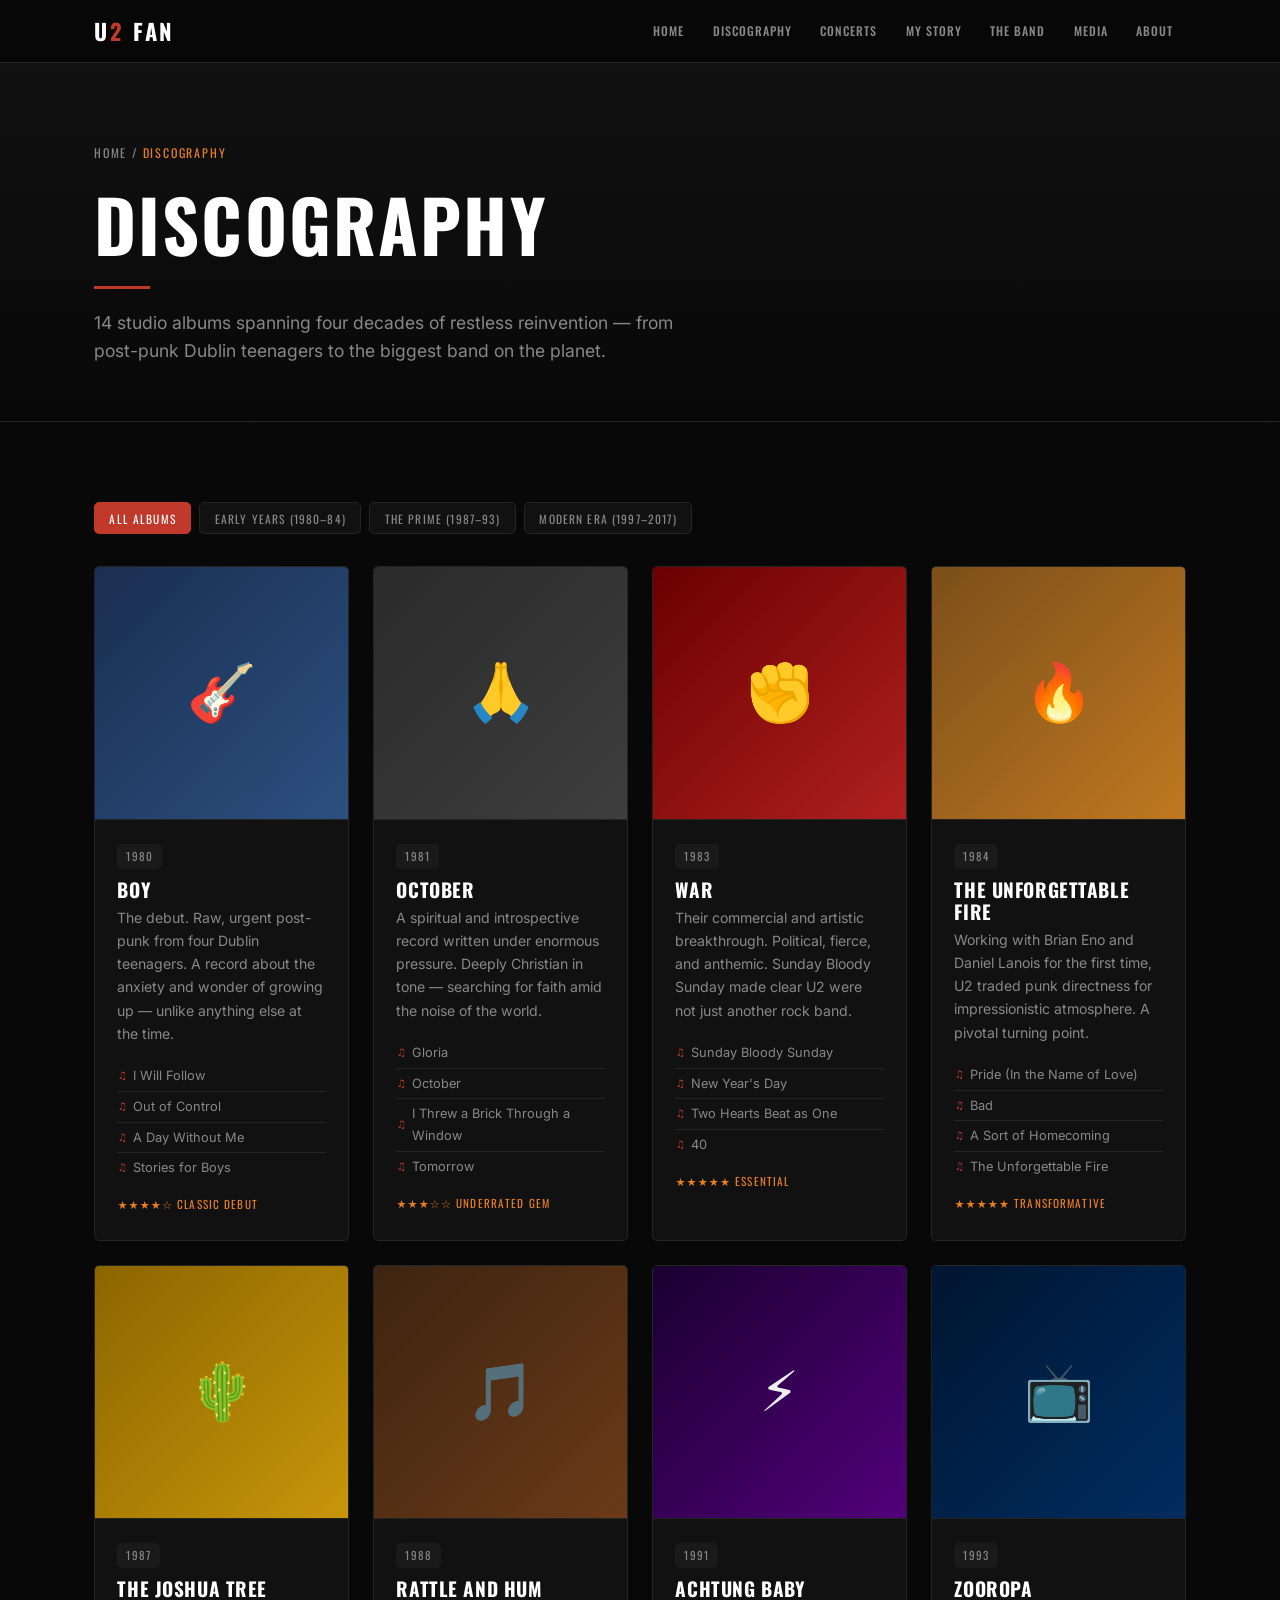
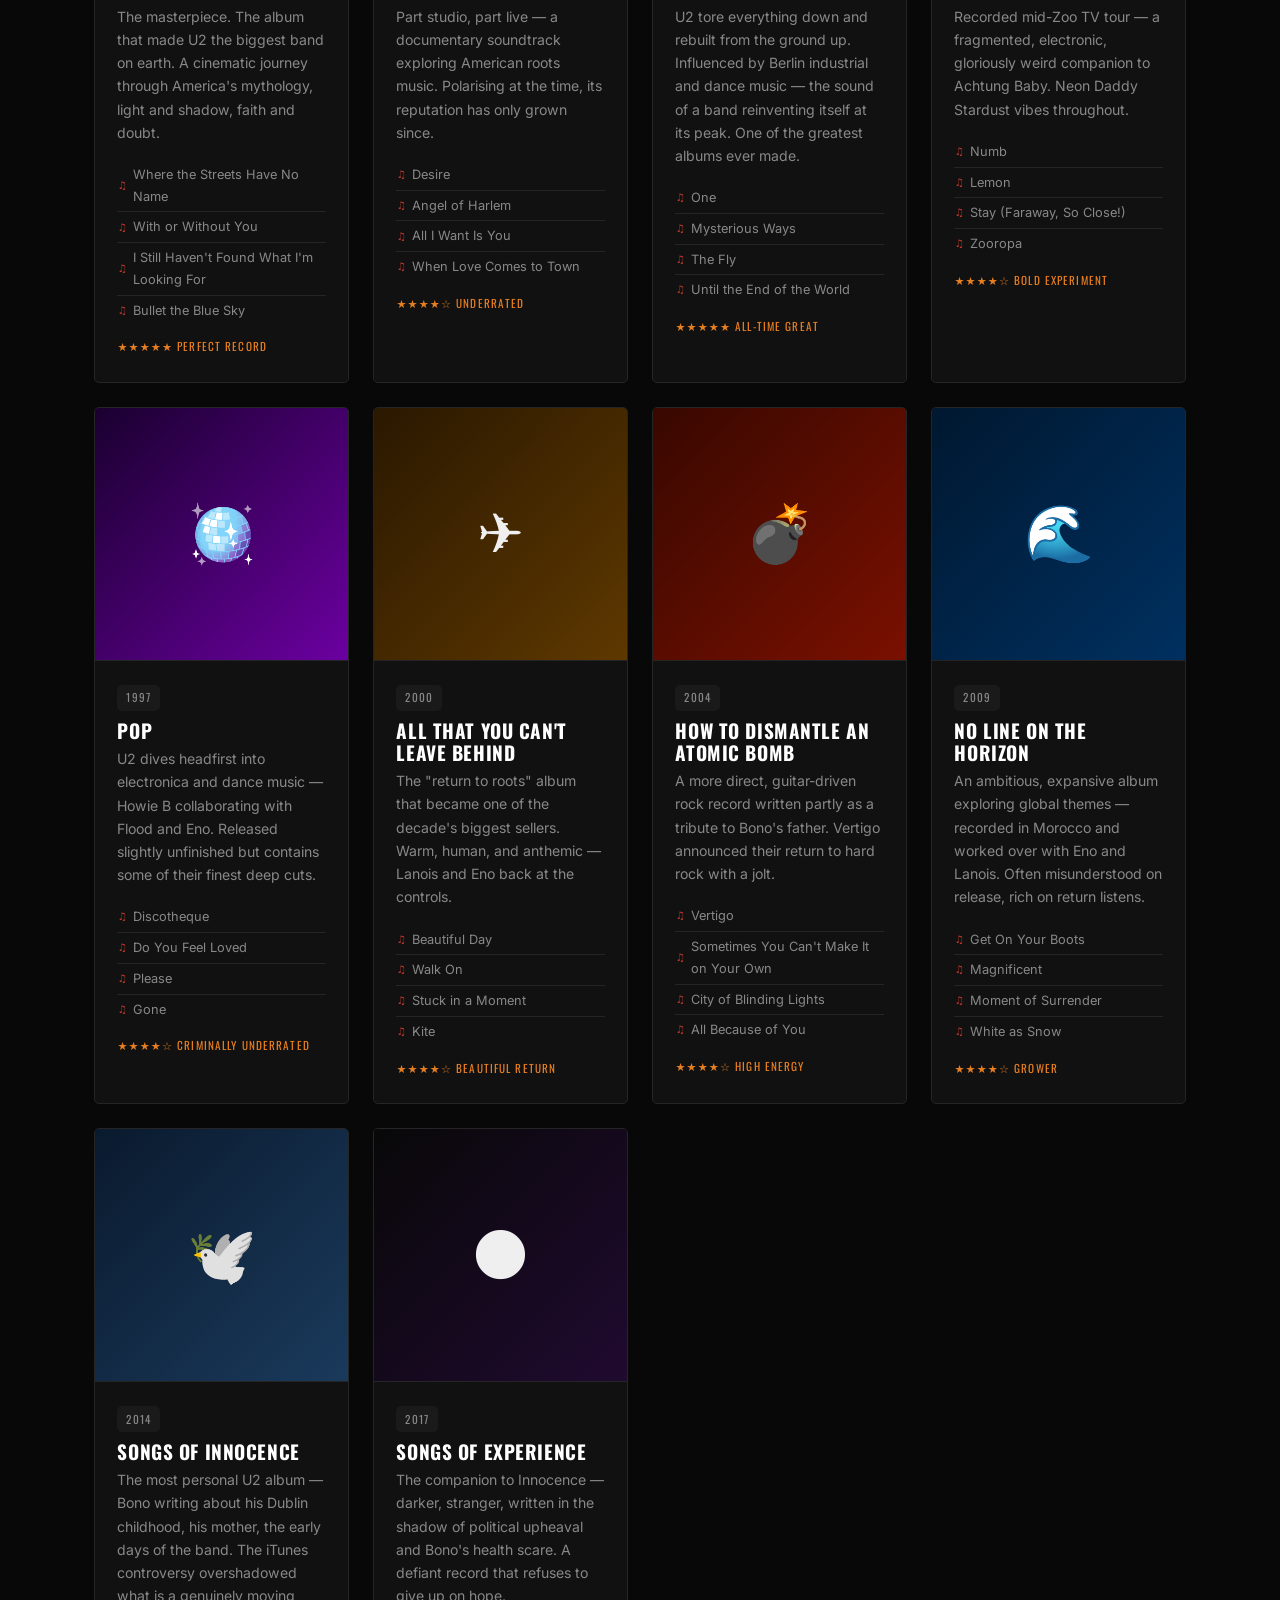
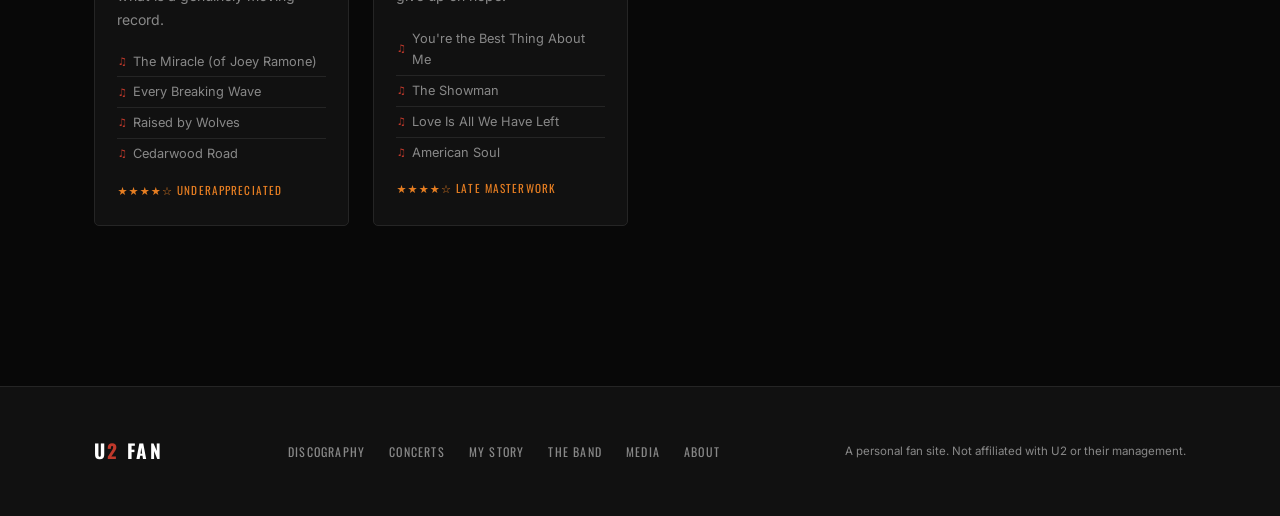
<file: discography/index.html>
<!doctype html>
<html lang="en">
<head>
  <meta charset="utf-8">
  <meta name="viewport" content="width=device-width, initial-scale=1">
  <meta name="description" content="U2 complete studio discography — all 14 albums from Boy (1980) to Songs of Experience (2017).">
  <title>Discography — U2 Fan Site</title>
  <link rel="icon" href="/assets/favicon.svg" type="image/svg+xml">
  <link rel="preconnect" href="https://fonts.googleapis.com">
  <link rel="preconnect" href="https://fonts.gstatic.com" crossorigin>
  <link rel="stylesheet" href="https://fonts.googleapis.com/css2?family=Oswald:wght@400;500;600;700&family=Inter:wght@300;400;500;600&display=swap">
  <link rel="stylesheet" href="/assets/css/styles.css">
  <script defer src="/assets/js/main.js"></script>
</head>
<body>

<nav class="site-nav">
  <div class="container">
    <a href="/" class="nav-brand">U<span>2</span> Fan</a>
    <button class="nav-toggle" id="navToggle" aria-label="Toggle navigation" aria-expanded="false">
      <span></span><span></span><span></span>
    </button>
    <ul class="nav-links" id="navLinks">
      <li><a href="/">Home</a></li>
      <li><a href="/discography/">Discography</a></li>
      <li><a href="/concerts/">Concerts</a></li>
      <li><a href="/history/">My Story</a></li>
      <li><a href="/band/">The Band</a></li>
      <li><a href="/media/">Media</a></li>
      <li><a href="/about/">About</a></li>
    </ul>
  </div>
</nav>

<div class="page-hero">
  <div class="container">
    <p class="breadcrumb"><a href="/">Home</a> / <span>Discography</span></p>
    <h1>Discography</h1>
    <div class="divider"></div>
    <p class="subtitle">14 studio albums spanning four decades of restless reinvention — from post-punk Dublin teenagers to the biggest band on the planet.</p>
  </div>
</div>

<section class="section">
  <div class="container">

    <div class="filter-tabs">
      <button class="filter-tab active" data-filter="all">All Albums</button>
      <button class="filter-tab" data-filter="early">Early Years (1980–84)</button>
      <button class="filter-tab" data-filter="prime">The Prime (1987–93)</button>
      <button class="filter-tab" data-filter="modern">Modern Era (1997–2017)</button>
    </div>

    <div class="grid-4" data-filterable>

      <!-- Boy -->
      <div class="card" data-category="early">
        <div class="album-cover" style="background: linear-gradient(135deg,#1a2e50,#2c5080)">🎸</div>
        <div class="card-body">
          <span class="album-year">1980</span>
          <h3 class="card-title">Boy</h3>
          <p>The debut. Raw, urgent post-punk from four Dublin teenagers. A record about the anxiety and wonder of growing up — unlike anything else at the time.</p>
          <ul class="track-list">
            <li>I Will Follow</li>
            <li>Out of Control</li>
            <li>A Day Without Me</li>
            <li>Stories for Boys</li>
          </ul>
          <div class="album-rating">★★★★☆ Classic debut</div>
        </div>
      </div>

      <!-- October -->
      <div class="card" data-category="early">
        <div class="album-cover" style="background: linear-gradient(135deg,#2a2a2a,#3e3e3e)">🙏</div>
        <div class="card-body">
          <span class="album-year">1981</span>
          <h3 class="card-title">October</h3>
          <p>A spiritual and introspective record written under enormous pressure. Deeply Christian in tone — searching for faith amid the noise of the world.</p>
          <ul class="track-list">
            <li>Gloria</li>
            <li>October</li>
            <li>I Threw a Brick Through a Window</li>
            <li>Tomorrow</li>
          </ul>
          <div class="album-rating">★★★☆☆ Underrated gem</div>
        </div>
      </div>

      <!-- War -->
      <div class="card" data-category="early">
        <div class="album-cover" style="background: linear-gradient(135deg,#6b0000,#b02020)">✊</div>
        <div class="card-body">
          <span class="album-year">1983</span>
          <h3 class="card-title">War</h3>
          <p>Their commercial and artistic breakthrough. Political, fierce, and anthemic. Sunday Bloody Sunday made clear U2 were not just another rock band.</p>
          <ul class="track-list">
            <li>Sunday Bloody Sunday</li>
            <li>New Year's Day</li>
            <li>Two Hearts Beat as One</li>
            <li>40</li>
          </ul>
          <div class="album-rating">★★★★★ Essential</div>
        </div>
      </div>

      <!-- Unforgettable Fire -->
      <div class="card" data-category="early">
        <div class="album-cover" style="background: linear-gradient(135deg,#7b4f1a,#c07820)">🔥</div>
        <div class="card-body">
          <span class="album-year">1984</span>
          <h3 class="card-title">The Unforgettable Fire</h3>
          <p>Working with Brian Eno and Daniel Lanois for the first time, U2 traded punk directness for impressionistic atmosphere. A pivotal turning point.</p>
          <ul class="track-list">
            <li>Pride (In the Name of Love)</li>
            <li>Bad</li>
            <li>A Sort of Homecoming</li>
            <li>The Unforgettable Fire</li>
          </ul>
          <div class="album-rating">★★★★★ Transformative</div>
        </div>
      </div>

      <!-- Joshua Tree -->
      <div class="card" data-category="prime">
        <div class="album-cover" style="background: linear-gradient(135deg,#8b6500,#c8960a)">🌵</div>
        <div class="card-body">
          <span class="album-year">1987</span>
          <h3 class="card-title">The Joshua Tree</h3>
          <p>The masterpiece. The album that made U2 the biggest band on earth. A cinematic journey through America's mythology, light and shadow, faith and doubt.</p>
          <ul class="track-list">
            <li>Where the Streets Have No Name</li>
            <li>With or Without You</li>
            <li>I Still Haven't Found What I'm Looking For</li>
            <li>Bullet the Blue Sky</li>
          </ul>
          <div class="album-rating">★★★★★ Perfect record</div>
        </div>
      </div>

      <!-- Rattle and Hum -->
      <div class="card" data-category="prime">
        <div class="album-cover" style="background: linear-gradient(135deg,#3d2410,#6b3a18)">🎵</div>
        <div class="card-body">
          <span class="album-year">1988</span>
          <h3 class="card-title">Rattle and Hum</h3>
          <p>Part studio, part live — a documentary soundtrack exploring American roots music. Polarising at the time, its reputation has only grown since.</p>
          <ul class="track-list">
            <li>Desire</li>
            <li>Angel of Harlem</li>
            <li>All I Want Is You</li>
            <li>When Love Comes to Town</li>
          </ul>
          <div class="album-rating">★★★★☆ Underrated</div>
        </div>
      </div>

      <!-- Achtung Baby -->
      <div class="card" data-category="prime">
        <div class="album-cover" style="background: linear-gradient(135deg,#1a0030,#52007a)">⚡</div>
        <div class="card-body">
          <span class="album-year">1991</span>
          <h3 class="card-title">Achtung Baby</h3>
          <p>U2 tore everything down and rebuilt from the ground up. Influenced by Berlin industrial and dance music — the sound of a band reinventing itself at its peak. One of the greatest albums ever made.</p>
          <ul class="track-list">
            <li>One</li>
            <li>Mysterious Ways</li>
            <li>The Fly</li>
            <li>Until the End of the World</li>
          </ul>
          <div class="album-rating">★★★★★ All-time great</div>
        </div>
      </div>

      <!-- Zooropa -->
      <div class="card" data-category="prime">
        <div class="album-cover" style="background: linear-gradient(135deg,#001530,#002d60)">📺</div>
        <div class="card-body">
          <span class="album-year">1993</span>
          <h3 class="card-title">Zooropa</h3>
          <p>Recorded mid-Zoo TV tour — a fragmented, electronic, gloriously weird companion to Achtung Baby. Neon Daddy Stardust vibes throughout.</p>
          <ul class="track-list">
            <li>Numb</li>
            <li>Lemon</li>
            <li>Stay (Faraway, So Close!)</li>
            <li>Zooropa</li>
          </ul>
          <div class="album-rating">★★★★☆ Bold experiment</div>
        </div>
      </div>

      <!-- Pop -->
      <div class="card" data-category="modern">
        <div class="album-cover" style="background: linear-gradient(135deg,#1a0030,#6b00a0)">🪩</div>
        <div class="card-body">
          <span class="album-year">1997</span>
          <h3 class="card-title">Pop</h3>
          <p>U2 dives headfirst into electronica and dance music — Howie B collaborating with Flood and Eno. Released slightly unfinished but contains some of their finest deep cuts.</p>
          <ul class="track-list">
            <li>Discotheque</li>
            <li>Do You Feel Loved</li>
            <li>Please</li>
            <li>Gone</li>
          </ul>
          <div class="album-rating">★★★★☆ Criminally underrated</div>
        </div>
      </div>

      <!-- All That You Can't Leave Behind -->
      <div class="card" data-category="modern">
        <div class="album-cover" style="background: linear-gradient(135deg,#2a1800,#5e3800)">✈️</div>
        <div class="card-body">
          <span class="album-year">2000</span>
          <h3 class="card-title">All That You Can't Leave Behind</h3>
          <p>The "return to roots" album that became one of the decade's biggest sellers. Warm, human, and anthemic — Lanois and Eno back at the controls.</p>
          <ul class="track-list">
            <li>Beautiful Day</li>
            <li>Walk On</li>
            <li>Stuck in a Moment</li>
            <li>Kite</li>
          </ul>
          <div class="album-rating">★★★★☆ Beautiful return</div>
        </div>
      </div>

      <!-- How to Dismantle an Atomic Bomb -->
      <div class="card" data-category="modern">
        <div class="album-cover" style="background: linear-gradient(135deg,#380800,#7a1000)">💣</div>
        <div class="card-body">
          <span class="album-year">2004</span>
          <h3 class="card-title">How to Dismantle an Atomic Bomb</h3>
          <p>A more direct, guitar-driven rock record written partly as a tribute to Bono's father. Vertigo announced their return to hard rock with a jolt.</p>
          <ul class="track-list">
            <li>Vertigo</li>
            <li>Sometimes You Can't Make It on Your Own</li>
            <li>City of Blinding Lights</li>
            <li>All Because of You</li>
          </ul>
          <div class="album-rating">★★★★☆ High energy</div>
        </div>
      </div>

      <!-- No Line on the Horizon -->
      <div class="card" data-category="modern">
        <div class="album-cover" style="background: linear-gradient(135deg,#001830,#003060)">🌊</div>
        <div class="card-body">
          <span class="album-year">2009</span>
          <h3 class="card-title">No Line on the Horizon</h3>
          <p>An ambitious, expansive album exploring global themes — recorded in Morocco and worked over with Eno and Lanois. Often misunderstood on release, rich on return listens.</p>
          <ul class="track-list">
            <li>Get On Your Boots</li>
            <li>Magnificent</li>
            <li>Moment of Surrender</li>
            <li>White as Snow</li>
          </ul>
          <div class="album-rating">★★★★☆ Grower</div>
        </div>
      </div>

      <!-- Songs of Innocence -->
      <div class="card" data-category="modern">
        <div class="album-cover" style="background: linear-gradient(135deg,#0a1a2e,#1a3a5c)">🕊️</div>
        <div class="card-body">
          <span class="album-year">2014</span>
          <h3 class="card-title">Songs of Innocence</h3>
          <p>The most personal U2 album — Bono writing about his Dublin childhood, his mother, the early days of the band. The iTunes controversy overshadowed what is a genuinely moving record.</p>
          <ul class="track-list">
            <li>The Miracle (of Joey Ramone)</li>
            <li>Every Breaking Wave</li>
            <li>Raised by Wolves</li>
            <li>Cedarwood Road</li>
          </ul>
          <div class="album-rating">★★★★☆ Underappreciated</div>
        </div>
      </div>

      <!-- Songs of Experience -->
      <div class="card" data-category="modern">
        <div class="album-cover" style="background: linear-gradient(135deg,#080808,#200a30)">🌑</div>
        <div class="card-body">
          <span class="album-year">2017</span>
          <h3 class="card-title">Songs of Experience</h3>
          <p>The companion to Innocence — darker, stranger, written in the shadow of political upheaval and Bono's health scare. A defiant record that refuses to give up on hope.</p>
          <ul class="track-list">
            <li>You're the Best Thing About Me</li>
            <li>The Showman</li>
            <li>Love Is All We Have Left</li>
            <li>American Soul</li>
          </ul>
          <div class="album-rating">★★★★☆ Late masterwork</div>
        </div>
      </div>

    </div><!-- /grid -->
  </div>
</section>

<footer class="site-footer">
  <div class="container">
    <div class="footer-inner">
      <div class="footer-brand">U<span>2</span> Fan</div>
      <ul class="footer-links">
        <li><a href="/discography/">Discography</a></li>
        <li><a href="/concerts/">Concerts</a></li>
        <li><a href="/history/">My Story</a></li>
        <li><a href="/band/">The Band</a></li>
        <li><a href="/media/">Media</a></li>
        <li><a href="/about/">About</a></li>
      </ul>
      <p class="footer-copy">A personal fan site. Not affiliated with U2 or their management.</p>
    </div>
  </div>
</footer>

</body>
</html>
</file>
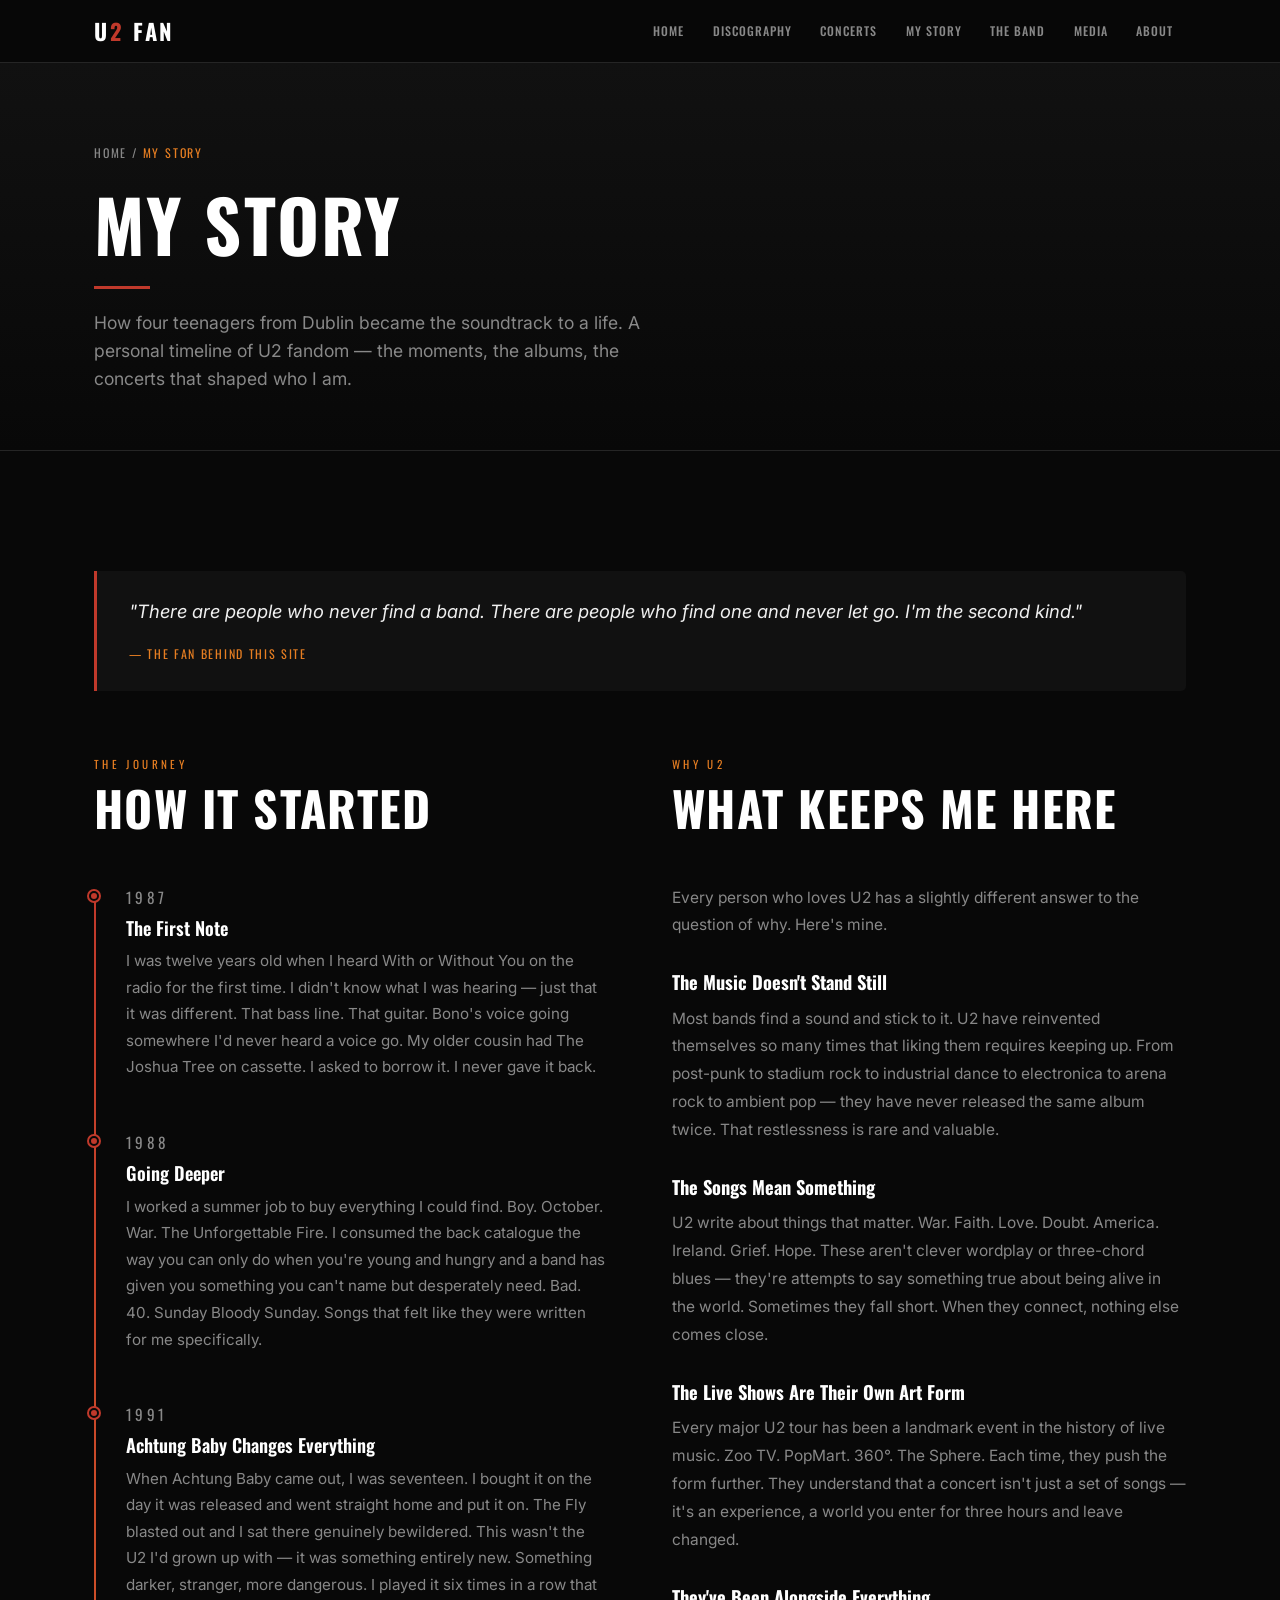
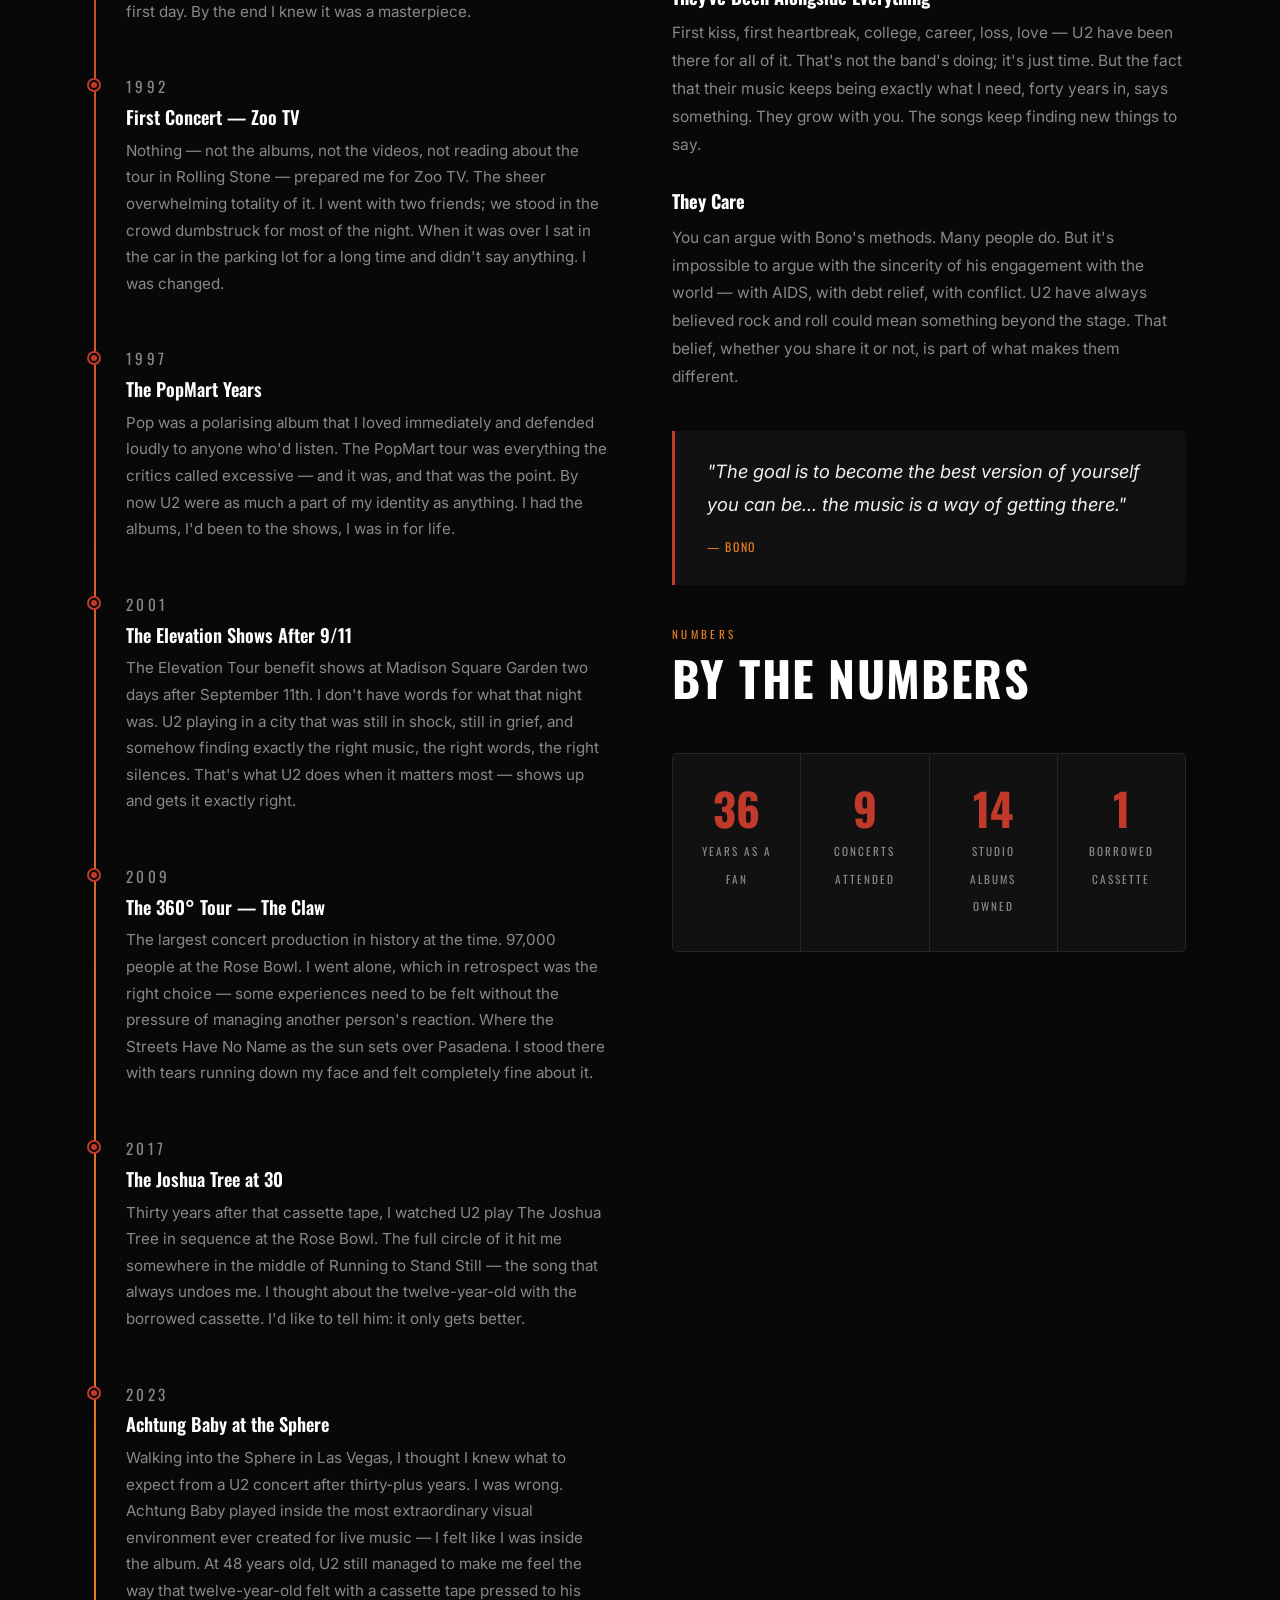
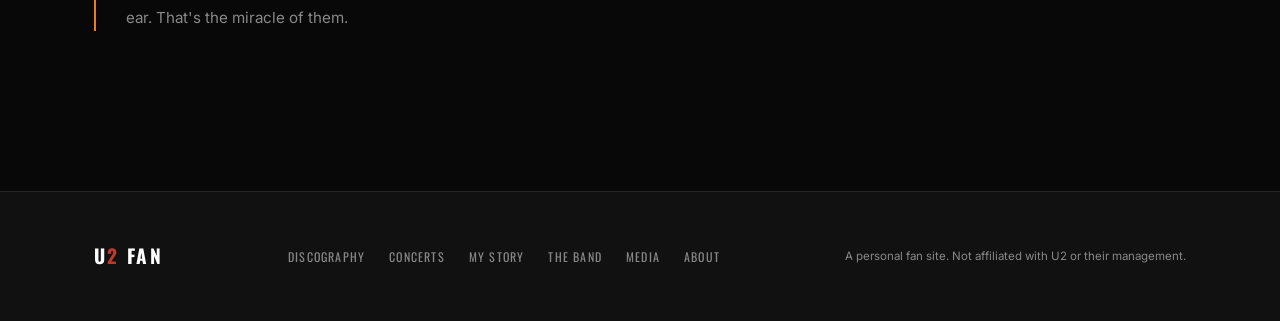
<file: history/index.html>
<!doctype html>
<html lang="en">
<head>
  <meta charset="utf-8">
  <meta name="viewport" content="width=device-width, initial-scale=1">
  <meta name="description" content="My personal history with U2 — from first listen to the Sphere, a timeline of how a band became a soundtrack to a life.">
  <title>My Story — U2 Fan Site</title>
  <link rel="icon" href="/assets/favicon.svg" type="image/svg+xml">
  <link rel="preconnect" href="https://fonts.googleapis.com">
  <link rel="preconnect" href="https://fonts.gstatic.com" crossorigin>
  <link rel="stylesheet" href="https://fonts.googleapis.com/css2?family=Oswald:wght@400;500;600;700&family=Inter:wght@300;400;500;600&display=swap">
  <link rel="stylesheet" href="/assets/css/styles.css">
  <script defer src="/assets/js/main.js"></script>
</head>
<body>

<nav class="site-nav">
  <div class="container">
    <a href="/" class="nav-brand">U<span>2</span> Fan</a>
    <button class="nav-toggle" id="navToggle" aria-label="Toggle navigation" aria-expanded="false">
      <span></span><span></span><span></span>
    </button>
    <ul class="nav-links" id="navLinks">
      <li><a href="/">Home</a></li>
      <li><a href="/discography/">Discography</a></li>
      <li><a href="/concerts/">Concerts</a></li>
      <li><a href="/history/">My Story</a></li>
      <li><a href="/band/">The Band</a></li>
      <li><a href="/media/">Media</a></li>
      <li><a href="/about/">About</a></li>
    </ul>
  </div>
</nav>

<div class="page-hero">
  <div class="container">
    <p class="breadcrumb"><a href="/">Home</a> / <span>My Story</span></p>
    <h1>My Story</h1>
    <div class="divider"></div>
    <p class="subtitle">How four teenagers from Dublin became the soundtrack to a life. A personal timeline of U2 fandom — the moments, the albums, the concerts that shaped who I am.</p>
  </div>
</div>

<section class="section">
  <div class="container">

    <div class="quote-block">
      <blockquote>
        "There are people who never find a band. There are people who find one and never let go. I'm the second kind."
      </blockquote>
      <cite>— The fan behind this site</cite>
    </div>

    <div class="grid-2" style="margin-top: 4rem; gap: 4rem;">

      <div>
        <div class="section-header">
          <span class="section-label">The Journey</span>
          <h2>How It Started</h2>
        </div>

        <div class="timeline">

          <div class="timeline-item">
            <p class="timeline-year">1987</p>
            <h3>The First Note</h3>
            <p>I was twelve years old when I heard With or Without You on the radio for the first time. I didn't know what I was hearing — just that it was different. That bass line. That guitar. Bono's voice going somewhere I'd never heard a voice go. My older cousin had The Joshua Tree on cassette. I asked to borrow it. I never gave it back.</p>
          </div>

          <div class="timeline-item">
            <p class="timeline-year">1988</p>
            <h3>Going Deeper</h3>
            <p>I worked a summer job to buy everything I could find. Boy. October. War. The Unforgettable Fire. I consumed the back catalogue the way you can only do when you're young and hungry and a band has given you something you can't name but desperately need. Bad. 40. Sunday Bloody Sunday. Songs that felt like they were written for me specifically.</p>
          </div>

          <div class="timeline-item">
            <p class="timeline-year">1991</p>
            <h3>Achtung Baby Changes Everything</h3>
            <p>When Achtung Baby came out, I was seventeen. I bought it on the day it was released and went straight home and put it on. The Fly blasted out and I sat there genuinely bewildered. This wasn't the U2 I'd grown up with — it was something entirely new. Something darker, stranger, more dangerous. I played it six times in a row that first day. By the end I knew it was a masterpiece.</p>
          </div>

          <div class="timeline-item">
            <p class="timeline-year">1992</p>
            <h3>First Concert — Zoo TV</h3>
            <p>Nothing — not the albums, not the videos, not reading about the tour in Rolling Stone — prepared me for Zoo TV. The sheer overwhelming totality of it. I went with two friends; we stood in the crowd dumbstruck for most of the night. When it was over I sat in the car in the parking lot for a long time and didn't say anything. I was changed.</p>
          </div>

          <div class="timeline-item">
            <p class="timeline-year">1997</p>
            <h3>The PopMart Years</h3>
            <p>Pop was a polarising album that I loved immediately and defended loudly to anyone who'd listen. The PopMart tour was everything the critics called excessive — and it was, and that was the point. By now U2 were as much a part of my identity as anything. I had the albums, I'd been to the shows, I was in for life.</p>
          </div>

          <div class="timeline-item">
            <p class="timeline-year">2001</p>
            <h3>The Elevation Shows After 9/11</h3>
            <p>The Elevation Tour benefit shows at Madison Square Garden two days after September 11th. I don't have words for what that night was. U2 playing in a city that was still in shock, still in grief, and somehow finding exactly the right music, the right words, the right silences. That's what U2 does when it matters most — shows up and gets it exactly right.</p>
          </div>

          <div class="timeline-item">
            <p class="timeline-year">2009</p>
            <h3>The 360° Tour — The Claw</h3>
            <p>The largest concert production in history at the time. 97,000 people at the Rose Bowl. I went alone, which in retrospect was the right choice — some experiences need to be felt without the pressure of managing another person's reaction. Where the Streets Have No Name as the sun sets over Pasadena. I stood there with tears running down my face and felt completely fine about it.</p>
          </div>

          <div class="timeline-item">
            <p class="timeline-year">2017</p>
            <h3>The Joshua Tree at 30</h3>
            <p>Thirty years after that cassette tape, I watched U2 play The Joshua Tree in sequence at the Rose Bowl. The full circle of it hit me somewhere in the middle of Running to Stand Still — the song that always undoes me. I thought about the twelve-year-old with the borrowed cassette. I'd like to tell him: it only gets better.</p>
          </div>

          <div class="timeline-item">
            <p class="timeline-year">2023</p>
            <h3>Achtung Baby at the Sphere</h3>
            <p>Walking into the Sphere in Las Vegas, I thought I knew what to expect from a U2 concert after thirty-plus years. I was wrong. Achtung Baby played inside the most extraordinary visual environment ever created for live music — I felt like I was inside the album. At 48 years old, U2 still managed to make me feel the way that twelve-year-old felt with a cassette tape pressed to his ear. That's the miracle of them.</p>
          </div>

        </div><!-- /timeline -->
      </div>

      <div>
        <div class="section-header">
          <span class="section-label">Why U2</span>
          <h2>What Keeps Me Here</h2>
        </div>

        <div class="prose">
          <p>Every person who loves U2 has a slightly different answer to the question of why. Here's mine.</p>

          <h3>The Music Doesn't Stand Still</h3>
          <p>Most bands find a sound and stick to it. U2 have reinvented themselves so many times that liking them requires keeping up. From post-punk to stadium rock to industrial dance to electronica to arena rock to ambient pop — they have never released the same album twice. That restlessness is rare and valuable.</p>

          <h3>The Songs Mean Something</h3>
          <p>U2 write about things that matter. War. Faith. Love. Doubt. America. Ireland. Grief. Hope. These aren't clever wordplay or three-chord blues — they're attempts to say something true about being alive in the world. Sometimes they fall short. When they connect, nothing else comes close.</p>

          <h3>The Live Shows Are Their Own Art Form</h3>
          <p>Every major U2 tour has been a landmark event in the history of live music. Zoo TV. PopMart. 360°. The Sphere. Each time, they push the form further. They understand that a concert isn't just a set of songs — it's an experience, a world you enter for three hours and leave changed.</p>

          <h3>They've Been Alongside Everything</h3>
          <p>First kiss, first heartbreak, college, career, loss, love — U2 have been there for all of it. That's not the band's doing; it's just time. But the fact that their music keeps being exactly what I need, forty years in, says something. They grow with you. The songs keep finding new things to say.</p>

          <h3>They Care</h3>
          <p>You can argue with Bono's methods. Many people do. But it's impossible to argue with the sincerity of his engagement with the world — with AIDS, with debt relief, with conflict. U2 have always believed rock and roll could mean something beyond the stage. That belief, whether you share it or not, is part of what makes them different.</p>
        </div>

        <div class="quote-block" style="margin-top: 2.5rem;">
          <blockquote>
            "The goal is to become the best version of yourself you can be... the music is a way of getting there."
          </blockquote>
          <cite>— Bono</cite>
        </div>

        <div style="margin-top:2rem;">
          <div class="section-header">
            <span class="section-label">Numbers</span>
            <h2>By the Numbers</h2>
          </div>
          <div class="stats-bar" style="margin-top:0;">
            <div class="stat-item">
              <span class="stat-number">36</span>
              <span class="stat-label">Years as a fan</span>
            </div>
            <div class="stat-item">
              <span class="stat-number">9</span>
              <span class="stat-label">Concerts attended</span>
            </div>
            <div class="stat-item">
              <span class="stat-number">14</span>
              <span class="stat-label">Studio albums owned</span>
            </div>
            <div class="stat-item">
              <span class="stat-number">1</span>
              <span class="stat-label">Borrowed cassette</span>
            </div>
          </div>
        </div>

      </div>
    </div><!-- /grid -->
  </div>
</section>

<footer class="site-footer">
  <div class="container">
    <div class="footer-inner">
      <div class="footer-brand">U<span>2</span> Fan</div>
      <ul class="footer-links">
        <li><a href="/discography/">Discography</a></li>
        <li><a href="/concerts/">Concerts</a></li>
        <li><a href="/history/">My Story</a></li>
        <li><a href="/band/">The Band</a></li>
        <li><a href="/media/">Media</a></li>
        <li><a href="/about/">About</a></li>
      </ul>
      <p class="footer-copy">A personal fan site. Not affiliated with U2 or their management.</p>
    </div>
  </div>
</footer>

</body>
</html>
</file>
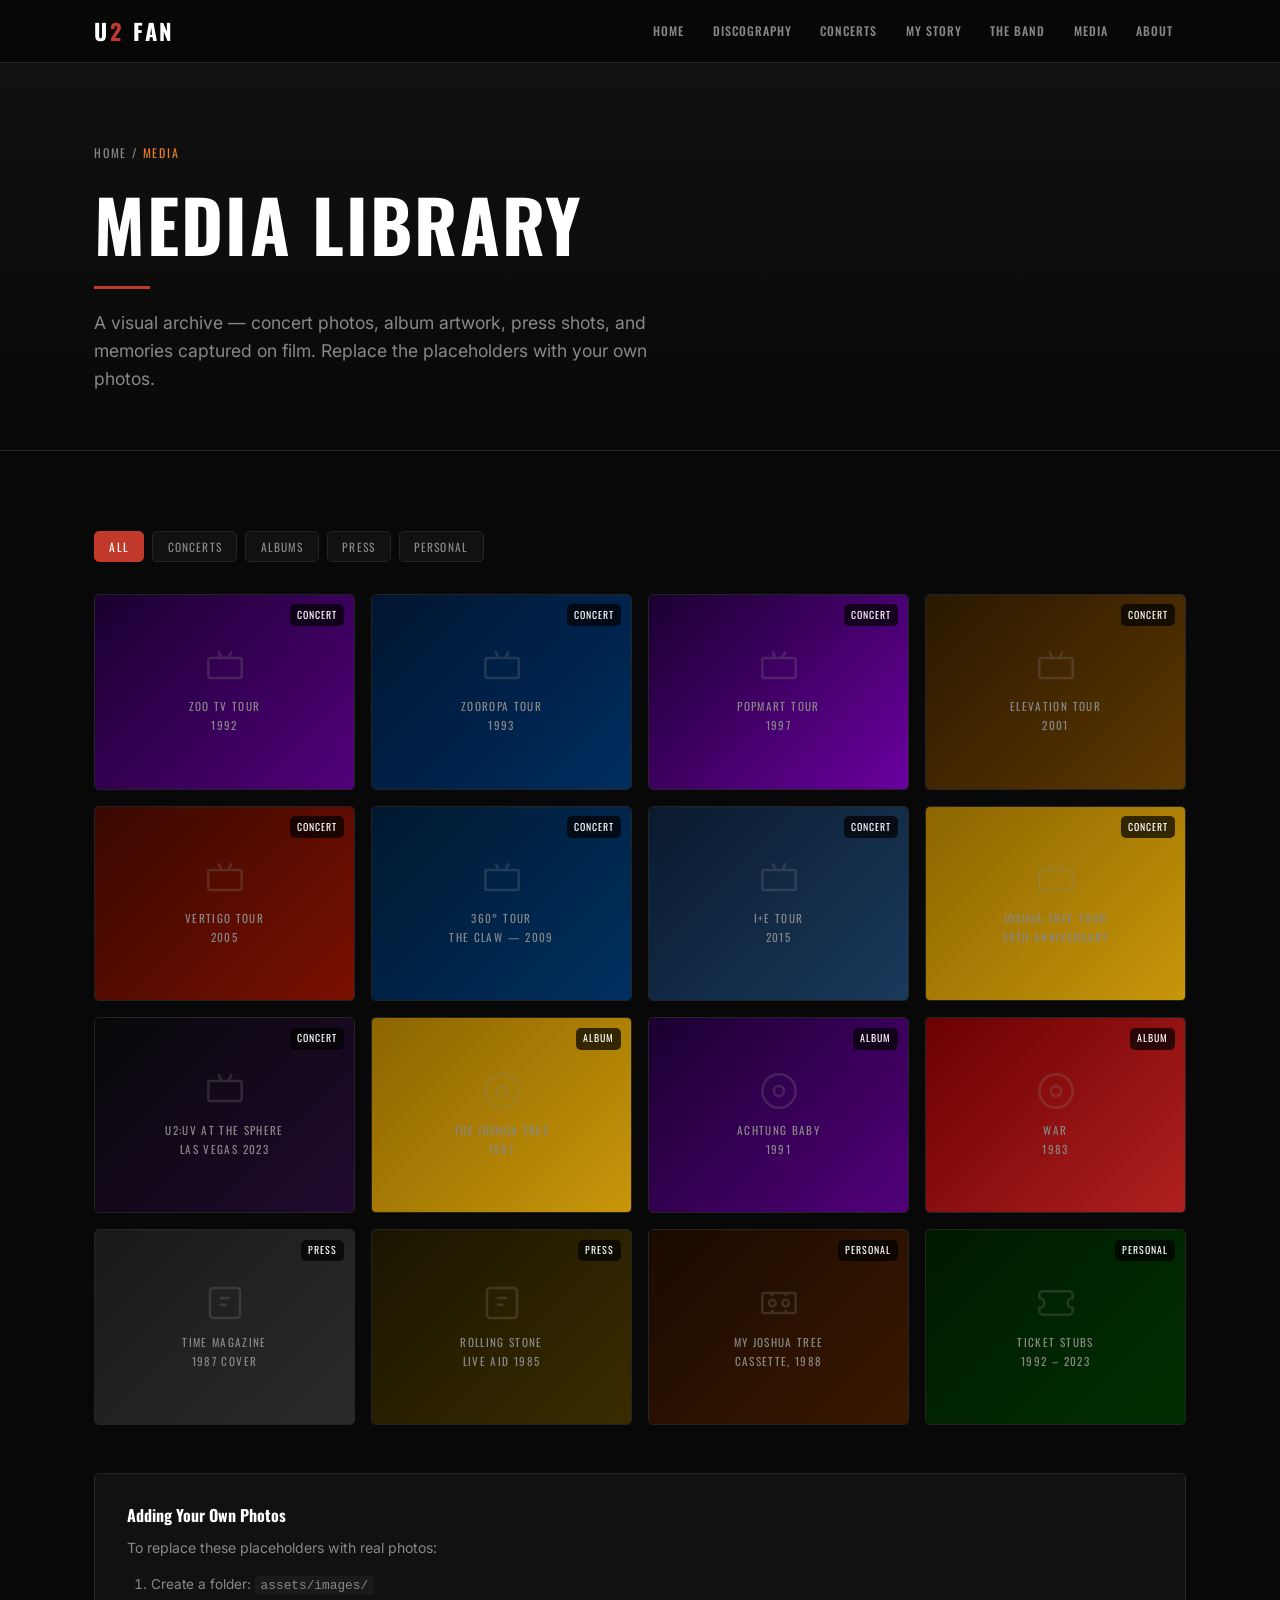
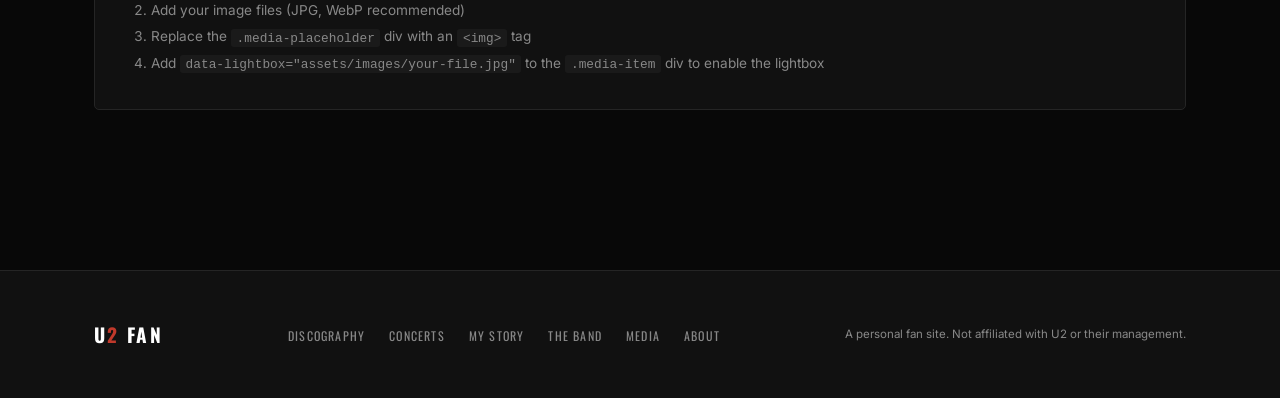
<file: media/index.html>
<!doctype html>
<html lang="en">
<head>
  <meta charset="utf-8">
  <meta name="viewport" content="width=device-width, initial-scale=1">
  <meta name="description" content="U2 fan media library — photos from concerts, albums, press, and the archive.">
  <title>Media Library — U2 Fan Site</title>
  <link rel="icon" href="/assets/favicon.svg" type="image/svg+xml">
  <link rel="preconnect" href="https://fonts.googleapis.com">
  <link rel="preconnect" href="https://fonts.gstatic.com" crossorigin>
  <link rel="stylesheet" href="https://fonts.googleapis.com/css2?family=Oswald:wght@400;500;600;700&family=Inter:wght@300;400;500;600&display=swap">
  <link rel="stylesheet" href="/assets/css/styles.css">
  <script defer src="/assets/js/main.js"></script>
</head>
<body>

<nav class="site-nav">
  <div class="container">
    <a href="/" class="nav-brand">U<span>2</span> Fan</a>
    <button class="nav-toggle" id="navToggle" aria-label="Toggle navigation" aria-expanded="false">
      <span></span><span></span><span></span>
    </button>
    <ul class="nav-links" id="navLinks">
      <li><a href="/">Home</a></li>
      <li><a href="/discography/">Discography</a></li>
      <li><a href="/concerts/">Concerts</a></li>
      <li><a href="/history/">My Story</a></li>
      <li><a href="/band/">The Band</a></li>
      <li><a href="/media/">Media</a></li>
      <li><a href="/about/">About</a></li>
    </ul>
  </div>
</nav>

<div class="page-hero">
  <div class="container">
    <p class="breadcrumb"><a href="/">Home</a> / <span>Media</span></p>
    <h1>Media Library</h1>
    <div class="divider"></div>
    <p class="subtitle">A visual archive — concert photos, album artwork, press shots, and memories captured on film. Replace the placeholders with your own photos.</p>
  </div>
</div>

<section class="section">
  <div class="container">

    <div class="filter-tabs">
      <button class="filter-tab active" data-filter="all">All</button>
      <button class="filter-tab" data-filter="concerts">Concerts</button>
      <button class="filter-tab" data-filter="albums">Albums</button>
      <button class="filter-tab" data-filter="press">Press</button>
      <button class="filter-tab" data-filter="personal">Personal</button>
    </div>

    <div class="media-grid" data-filterable>

      <!-- Concert placeholders -->
      <div class="media-item" data-category="concerts" title="Zoo TV Tour 1992">
        <div class="media-placeholder" style="background: linear-gradient(135deg,#1a0030,#52007a)">
          <svg viewBox="0 0 24 24" fill="none" stroke="currentColor" stroke-width="1.5" width="40" height="40"><rect x="2" y="6" width="20" height="12" rx="1"/><path d="M8 2l2 4M16 2l-2 4"/></svg>
          Zoo TV Tour<br>1992
        </div>
        <span class="media-category">Concert</span>
        <div class="media-caption">Zoo TV Tour — Veterans Memorial Stadium, Philadelphia, 1992</div>
      </div>

      <div class="media-item" data-category="concerts" title="ZooRopa Tour 1993">
        <div class="media-placeholder" style="background: linear-gradient(135deg,#001530,#002d60)">
          <svg viewBox="0 0 24 24" fill="none" stroke="currentColor" stroke-width="1.5" width="40" height="40"><rect x="2" y="6" width="20" height="12" rx="1"/><path d="M8 2l2 4M16 2l-2 4"/></svg>
          ZooRopa Tour<br>1993
        </div>
        <span class="media-category">Concert</span>
        <div class="media-caption">ZooRopa Tour — Giants Stadium, East Rutherford, 1993</div>
      </div>

      <div class="media-item" data-category="concerts" title="PopMart Tour 1997">
        <div class="media-placeholder" style="background: linear-gradient(135deg,#1a0030,#6b00a0)">
          <svg viewBox="0 0 24 24" fill="none" stroke="currentColor" stroke-width="1.5" width="40" height="40"><rect x="2" y="6" width="20" height="12" rx="1"/><path d="M8 2l2 4M16 2l-2 4"/></svg>
          PopMart Tour<br>1997
        </div>
        <span class="media-category">Concert</span>
        <div class="media-caption">PopMart Tour — Giants Stadium, East Rutherford, 1997</div>
      </div>

      <div class="media-item" data-category="concerts" title="Elevation Tour 2001">
        <div class="media-placeholder" style="background: linear-gradient(135deg,#2a1800,#5e3800)">
          <svg viewBox="0 0 24 24" fill="none" stroke="currentColor" stroke-width="1.5" width="40" height="40"><rect x="2" y="6" width="20" height="12" rx="1"/><path d="M8 2l2 4M16 2l-2 4"/></svg>
          Elevation Tour<br>2001
        </div>
        <span class="media-category">Concert</span>
        <div class="media-caption">Elevation Tour — Madison Square Garden, New York, 2001</div>
      </div>

      <div class="media-item" data-category="concerts" title="Vertigo Tour 2005">
        <div class="media-placeholder" style="background: linear-gradient(135deg,#380800,#7a1000)">
          <svg viewBox="0 0 24 24" fill="none" stroke="currentColor" stroke-width="1.5" width="40" height="40"><rect x="2" y="6" width="20" height="12" rx="1"/><path d="M8 2l2 4M16 2l-2 4"/></svg>
          Vertigo Tour<br>2005
        </div>
        <span class="media-category">Concert</span>
        <div class="media-caption">Vertigo Tour — United Center, Chicago, 2005</div>
      </div>

      <div class="media-item" data-category="concerts" title="360° Tour 2009">
        <div class="media-placeholder" style="background: linear-gradient(135deg,#001830,#003060)">
          <svg viewBox="0 0 24 24" fill="none" stroke="currentColor" stroke-width="1.5" width="40" height="40"><rect x="2" y="6" width="20" height="12" rx="1"/><path d="M8 2l2 4M16 2l-2 4"/></svg>
          360° Tour<br>The Claw — 2009
        </div>
        <span class="media-category">Concert</span>
        <div class="media-caption">360° Tour — Rose Bowl, Pasadena, 2009 — 97,000 in attendance</div>
      </div>

      <div class="media-item" data-category="concerts" title="I+E Tour 2015">
        <div class="media-placeholder" style="background: linear-gradient(135deg,#0a1a2e,#1a3a5c)">
          <svg viewBox="0 0 24 24" fill="none" stroke="currentColor" stroke-width="1.5" width="40" height="40"><rect x="2" y="6" width="20" height="12" rx="1"/><path d="M8 2l2 4M16 2l-2 4"/></svg>
          I+E Tour<br>2015
        </div>
        <span class="media-category">Concert</span>
        <div class="media-caption">Innocence + Experience Tour — Madison Square Garden, 2015</div>
      </div>

      <div class="media-item" data-category="concerts" title="Joshua Tree Tour 2017">
        <div class="media-placeholder" style="background: linear-gradient(135deg,#8b6500,#c8960a)">
          <svg viewBox="0 0 24 24" fill="none" stroke="currentColor" stroke-width="1.5" width="40" height="40"><rect x="2" y="6" width="20" height="12" rx="1"/><path d="M8 2l2 4M16 2l-2 4"/></svg>
          Joshua Tree Tour<br>30th Anniversary
        </div>
        <span class="media-category">Concert</span>
        <div class="media-caption">The Joshua Tree Tour 2017 — Rose Bowl, Pasadena</div>
      </div>

      <div class="media-item" data-category="concerts" title="U2:UV Sphere 2023">
        <div class="media-placeholder" style="background: linear-gradient(135deg,#080808,#200a30)">
          <svg viewBox="0 0 24 24" fill="none" stroke="currentColor" stroke-width="1.5" width="40" height="40"><rect x="2" y="6" width="20" height="12" rx="1"/><path d="M8 2l2 4M16 2l-2 4"/></svg>
          U2:UV at the Sphere<br>Las Vegas 2023
        </div>
        <span class="media-category">Concert</span>
        <div class="media-caption">U2:UV Achtung Baby Live at Sphere — Las Vegas, 2023</div>
      </div>

      <!-- Album placeholders -->
      <div class="media-item" data-category="albums" title="The Joshua Tree">
        <div class="media-placeholder" style="background: linear-gradient(135deg,#8b6500,#c8960a)">
          <svg viewBox="0 0 24 24" fill="none" stroke="currentColor" stroke-width="1.5" width="40" height="40"><circle cx="12" cy="12" r="10"/><circle cx="12" cy="12" r="3"/></svg>
          The Joshua Tree<br>1987
        </div>
        <span class="media-category">Album</span>
        <div class="media-caption">The Joshua Tree (1987) — Anton Corbijn's iconic desert photography</div>
      </div>

      <div class="media-item" data-category="albums" title="Achtung Baby">
        <div class="media-placeholder" style="background: linear-gradient(135deg,#1a0030,#52007a)">
          <svg viewBox="0 0 24 24" fill="none" stroke="currentColor" stroke-width="1.5" width="40" height="40"><circle cx="12" cy="12" r="10"/><circle cx="12" cy="12" r="3"/></svg>
          Achtung Baby<br>1991
        </div>
        <span class="media-category">Album</span>
        <div class="media-caption">Achtung Baby (1991) — the mosaic cover featuring the band in Berlin</div>
      </div>

      <div class="media-item" data-category="albums" title="War">
        <div class="media-placeholder" style="background: linear-gradient(135deg,#6b0000,#b02020)">
          <svg viewBox="0 0 24 24" fill="none" stroke="currentColor" stroke-width="1.5" width="40" height="40"><circle cx="12" cy="12" r="10"/><circle cx="12" cy="12" r="3"/></svg>
          War<br>1983
        </div>
        <span class="media-category">Album</span>
        <div class="media-caption">War (1983) — the arresting cover portrait of Peter Rowen</div>
      </div>

      <!-- Press placeholders -->
      <div class="media-item" data-category="press" title="Time Magazine Cover 1987">
        <div class="media-placeholder" style="background: linear-gradient(135deg,#1a1a1a,#2a2a2a)">
          <svg viewBox="0 0 24 24" fill="none" stroke="currentColor" stroke-width="1.5" width="40" height="40"><path d="M19 3H5a2 2 0 00-2 2v14a2 2 0 002 2h14a2 2 0 002-2V5a2 2 0 00-2-2z"/><path d="M9 9h6M9 13h4"/></svg>
          Time Magazine<br>1987 Cover
        </div>
        <span class="media-category">Press</span>
        <div class="media-caption">Time Magazine, April 27, 1987 — "Rock's Hottest Ticket"</div>
      </div>

      <div class="media-item" data-category="press" title="Rolling Stone 1985">
        <div class="media-placeholder" style="background: linear-gradient(135deg,#1a1500,#3a2c00)">
          <svg viewBox="0 0 24 24" fill="none" stroke="currentColor" stroke-width="1.5" width="40" height="40"><path d="M19 3H5a2 2 0 00-2 2v14a2 2 0 002 2h14a2 2 0 002-2V5a2 2 0 00-2-2z"/><path d="M9 9h6M9 13h4"/></svg>
          Rolling Stone<br>Live Aid 1985
        </div>
        <span class="media-category">Press</span>
        <div class="media-caption">Rolling Stone coverage of U2's legendary Live Aid performance, 1985</div>
      </div>

      <!-- Personal placeholders -->
      <div class="media-item" data-category="personal" title="My Joshua Tree cassette">
        <div class="media-placeholder" style="background: linear-gradient(135deg,#1a0a00,#3a1800)">
          <svg viewBox="0 0 24 24" fill="none" stroke="currentColor" stroke-width="1.5" width="40" height="40"><rect x="2" y="6" width="20" height="12" rx="1"/><circle cx="8" cy="12" r="2"/><circle cx="16" cy="12" r="2"/><path d="M8 6v2M16 6v2M8 16v2M16 16v2"/></svg>
          My Joshua Tree<br>Cassette, 1988
        </div>
        <span class="media-category">Personal</span>
        <div class="media-caption">The borrowed cassette that started everything — never returned</div>
      </div>

      <div class="media-item" data-category="personal" title="Concert ticket stubs">
        <div class="media-placeholder" style="background: linear-gradient(135deg,#001a00,#002f00)">
          <svg viewBox="0 0 24 24" fill="none" stroke="currentColor" stroke-width="1.5" width="40" height="40"><path d="M2 9a3 3 0 010 6v2a2 2 0 002 2h16a2 2 0 002-2v-2a3 3 0 010-6V7a2 2 0 00-2-2H4a2 2 0 00-2 2v2z"/></svg>
          Ticket Stubs<br>1992 – 2023
        </div>
        <span class="media-category">Personal</span>
        <div class="media-caption">Nine concert tickets — every stub kept from every show</div>
      </div>

    </div><!-- /media-grid -->

    <div style="margin-top: 3rem; padding: 2rem; background: var(--surface); border: 1px solid var(--border); border-radius: var(--r);">
      <h3 style="font-size: 1rem; color: var(--white); margin-bottom: .75rem; text-transform: none; letter-spacing: 0;">Adding Your Own Photos</h3>
      <p style="font-size: .88rem; color: var(--text-muted); margin-bottom: .75rem;">
        To replace these placeholders with real photos:
      </p>
      <ol style="font-size: .85rem; color: var(--text-muted); padding-left: 1.5rem; line-height: 1.9;">
        <li>Create a folder: <code style="background:var(--surface-2); padding:.1rem .35rem; border-radius:3px; font-size:.8rem;">assets/images/</code></li>
        <li>Add your image files (JPG, WebP recommended)</li>
        <li>Replace the <code style="background:var(--surface-2); padding:.1rem .35rem; border-radius:3px; font-size:.8rem;">.media-placeholder</code> div with an <code style="background:var(--surface-2); padding:.1rem .35rem; border-radius:3px; font-size:.8rem;">&lt;img&gt;</code> tag</li>
        <li>Add <code style="background:var(--surface-2); padding:.1rem .35rem; border-radius:3px; font-size:.8rem;">data-lightbox="assets/images/your-file.jpg"</code> to the <code style="background:var(--surface-2); padding:.1rem .35rem; border-radius:3px; font-size:.8rem;">.media-item</code> div to enable the lightbox</li>
      </ol>
    </div>

  </div>
</section>

<footer class="site-footer">
  <div class="container">
    <div class="footer-inner">
      <div class="footer-brand">U<span>2</span> Fan</div>
      <ul class="footer-links">
        <li><a href="/discography/">Discography</a></li>
        <li><a href="/concerts/">Concerts</a></li>
        <li><a href="/history/">My Story</a></li>
        <li><a href="/band/">The Band</a></li>
        <li><a href="/media/">Media</a></li>
        <li><a href="/about/">About</a></li>
      </ul>
      <p class="footer-copy">A personal fan site. Not affiliated with U2 or their management.</p>
    </div>
  </div>
</footer>

</body>
</html>
</file>
<file: assets/css/styles.css>
@import url('https://fonts.googleapis.com/css2?family=Oswald:wght@400;500;600;700&family=Inter:wght@300;400;500;600&display=swap');

/* ─── Design Tokens ─────────────────────────────────────────────────── */
:root {
  --bg:         #080808;
  --surface:    #111111;
  --surface-2:  #1a1a1a;
  --border:     #252525;
  --text:       #efefef;
  --text-muted: #888888;
  --accent:     #c0392b;
  --accent-h:   #e74c3c;
  --gold:       #e67e22;
  --gold-light: #f39c12;
  --white:      #ffffff;

  --ff-display: 'Oswald', 'Arial Narrow', system-ui, sans-serif;
  --ff-body:    'Inter', system-ui, sans-serif;

  --max-w: 1140px;
  --px:    1.5rem;
  --r:     5px;
  --r-lg:  10px;
  --ease:  200ms ease;
  --shadow: 0 4px 24px rgba(0,0,0,.5);
  --shadow-lg: 0 12px 48px rgba(0,0,0,.7);
}

/* ─── Reset ─────────────────────────────────────────────────────────── */
*, *::before, *::after { box-sizing: border-box; margin: 0; padding: 0; }
html { scroll-behavior: smooth; }
body {
  font-family: var(--ff-body);
  background: var(--bg);
  color: var(--text);
  line-height: 1.7;
  -webkit-font-smoothing: antialiased;
}
img { max-width: 100%; display: block; }
a { color: var(--accent); text-decoration: none; transition: color var(--ease); }
a:hover { color: var(--accent-h); }
ul { list-style: none; }

/* ─── Typography ─────────────────────────────────────────────────────── */
h1, h2, h3, h4, h5, h6 {
  font-family: var(--ff-display);
  font-weight: 700;
  line-height: 1.15;
  letter-spacing: .03em;
  text-transform: uppercase;
}
h1 { font-size: clamp(2.4rem, 6vw, 4.5rem); }
h2 { font-size: clamp(1.8rem, 4vw, 3rem); }
h3 { font-size: clamp(1.2rem, 2.5vw, 1.8rem); }
h4 { font-size: 1.15rem; }
p { margin-bottom: 1rem; }
p:last-child { margin-bottom: 0; }

/* ─── Layout ─────────────────────────────────────────────────────────── */
.container { max-width: var(--max-w); margin: 0 auto; padding: 0 var(--px); }
.section { padding: 5rem 0; }
.grid-2 { display: grid; grid-template-columns: repeat(2, 1fr); gap: 1.5rem; }
.grid-3 { display: grid; grid-template-columns: repeat(3, 1fr); gap: 1.5rem; }
.grid-4 { display: grid; grid-template-columns: repeat(4, 1fr); gap: 1.5rem; }

/* ─── Navigation ─────────────────────────────────────────────────────── */
.site-nav {
  position: sticky; top: 0; z-index: 100;
  background: rgba(8,8,8,.96);
  backdrop-filter: blur(14px);
  border-bottom: 1px solid var(--border);
}
.site-nav .container {
  display: flex; align-items: center; justify-content: space-between; height: 62px;
}
.nav-brand {
  font-family: var(--ff-display); font-size: 1.4rem; font-weight: 700;
  color: var(--white); letter-spacing: .12em; text-transform: uppercase;
}
.nav-brand span { color: var(--accent); }
.nav-brand:hover { color: var(--white); }

.nav-links { display: flex; gap: .2rem; }
.nav-links a {
  display: block; padding: .4rem .8rem;
  color: var(--text-muted); font-size: .75rem;
  font-family: var(--ff-display); font-weight: 500;
  letter-spacing: .08em; text-transform: uppercase;
  border-radius: var(--r); transition: color var(--ease), background var(--ease);
}
.nav-links a:hover, .nav-links a.active {
  color: var(--white); background: var(--surface-2);
}

.nav-toggle {
  display: none; background: none; border: none;
  cursor: pointer; padding: .5rem; color: var(--text);
}
.nav-toggle span {
  display: block; width: 22px; height: 2px; background: currentColor; margin: 5px 0;
  transition: var(--ease);
}

/* ─── Page Hero ──────────────────────────────────────────────────────── */
.page-hero {
  padding: 5rem 0 3.5rem;
  background: linear-gradient(180deg, var(--surface) 0%, var(--bg) 100%);
  border-bottom: 1px solid var(--border);
}
.breadcrumb {
  font-size: .75rem; font-family: var(--ff-display); letter-spacing: .15em;
  text-transform: uppercase; color: var(--text-muted); margin-bottom: 1.25rem;
}
.breadcrumb a { color: var(--text-muted); }
.breadcrumb a:hover { color: var(--gold); }
.breadcrumb span { color: var(--gold); }
.page-hero h1 { color: var(--white); margin-bottom: 1rem; }
.page-hero .subtitle {
  color: var(--text-muted); font-size: 1.1rem; max-width: 580px; line-height: 1.6;
}
.divider { width: 56px; height: 3px; background: var(--accent); margin: 1.25rem 0; }

/* ─── Section Header ─────────────────────────────────────────────────── */
.section-header { margin-bottom: 3rem; }
.section-label {
  display: block; font-family: var(--ff-display); font-size: .7rem;
  letter-spacing: .3em; text-transform: uppercase; color: var(--gold);
  margin-bottom: .4rem;
}
.section-header h2 { color: var(--white); margin-bottom: .75rem; }
.section-header p { color: var(--text-muted); max-width: 560px; font-size: 1rem; }

/* ─── Hero (Home) ────────────────────────────────────────────────────── */
.hero {
  min-height: 88vh; display: flex; align-items: center;
  position: relative; overflow: hidden;
  background: linear-gradient(145deg, #080808 0%, #1a0800 45%, #080808 100%);
}
.hero::before {
  content: '';
  position: absolute; inset: 0;
  background:
    radial-gradient(ellipse at 28% 55%, rgba(192,57,43,.18) 0%, transparent 55%),
    radial-gradient(ellipse at 78% 25%, rgba(230,126,34,.1) 0%, transparent 48%);
}
.hero-content { position: relative; z-index: 1; max-width: 820px; }
.hero-eyebrow {
  font-family: var(--ff-display); font-size: .8rem; letter-spacing: .35em;
  text-transform: uppercase; color: var(--gold); margin-bottom: 1.25rem;
}
.hero h1 { color: var(--white); margin-bottom: 1.5rem; }
.hero h1 em { font-style: normal; color: var(--accent); }
.hero-lead {
  font-size: 1.15rem; color: var(--text-muted); max-width: 520px; margin-bottom: 2.5rem;
}
.hero-actions { display: flex; gap: 1rem; flex-wrap: wrap; }

/* ─── Buttons ────────────────────────────────────────────────────────── */
.btn {
  display: inline-flex; align-items: center; gap: .5rem;
  padding: .75rem 1.75rem; border-radius: var(--r);
  font-family: var(--ff-display); font-weight: 600; font-size: .85rem;
  letter-spacing: .12em; text-transform: uppercase;
  transition: all var(--ease); cursor: pointer; border: none;
}
.btn-primary { background: var(--accent); color: var(--white); }
.btn-primary:hover {
  background: var(--accent-h); color: var(--white);
  transform: translateY(-1px); box-shadow: 0 6px 20px rgba(192,57,43,.4);
}
.btn-outline { background: transparent; color: var(--text); border: 1px solid var(--border); }
.btn-outline:hover { border-color: var(--text-muted); color: var(--white); }

/* ─── Stats Bar ──────────────────────────────────────────────────────── */
.stats-bar {
  display: grid; grid-template-columns: repeat(4, 1fr);
  gap: 1px; background: var(--border); border: 1px solid var(--border);
  border-radius: var(--r); overflow: hidden; margin-top: 3.5rem;
}
.stat-item { background: var(--surface); padding: 2rem 1.5rem; text-align: center; }
.stat-number {
  display: block; font-family: var(--ff-display); font-size: 2.8rem;
  font-weight: 700; color: var(--accent); line-height: 1; margin-bottom: .4rem;
}
.stat-label {
  font-size: .7rem; font-family: var(--ff-display); letter-spacing: .18em;
  text-transform: uppercase; color: var(--text-muted);
}

/* ─── Section Nav Cards ──────────────────────────────────────────────── */
.site-sections { display: grid; grid-template-columns: repeat(3, 1fr); gap: 1.25rem; }
.section-card {
  display: block; padding: 2rem 1.5rem;
  background: var(--surface); border: 1px solid var(--border);
  border-radius: var(--r); color: var(--text);
  transition: all var(--ease); position: relative; overflow: hidden;
}
.section-card::after {
  content: ''; position: absolute; bottom: 0; left: 0; right: 0; height: 2px;
  background: var(--accent); transform: scaleX(0); transform-origin: left;
  transition: transform var(--ease);
}
.section-card:hover::after { transform: scaleX(1); }
.section-card:hover {
  background: var(--surface-2); color: var(--white);
  transform: translateY(-3px); border-color: var(--surface-2);
  box-shadow: var(--shadow);
}
.section-card .icon { font-size: 2.25rem; margin-bottom: 1rem; display: block; }
.section-card h3 {
  font-size: 1rem; color: var(--white); margin-bottom: .5rem;
  letter-spacing: .08em; text-transform: uppercase;
}
.section-card p { font-size: .82rem; color: var(--text-muted); line-height: 1.5; margin: 0; }

/* ─── Cards ──────────────────────────────────────────────────────────── */
.card {
  background: var(--surface); border: 1px solid var(--border);
  border-radius: var(--r); overflow: hidden;
  transition: border-color var(--ease), transform var(--ease), box-shadow var(--ease);
}
.card:hover { border-color: var(--accent); transform: translateY(-3px); box-shadow: var(--shadow); }
.card-body { padding: 1.4rem; }
.card-label {
  font-size: .68rem; font-family: var(--ff-display); letter-spacing: .22em;
  text-transform: uppercase; color: var(--gold); margin-bottom: .4rem; display: block;
}
.card-title { font-size: 1.2rem; color: var(--white); margin-bottom: .3rem; }
.card-subtitle { font-size: .82rem; color: var(--text-muted); margin-bottom: .6rem; }
.card p { font-size: .88rem; color: var(--text-muted); line-height: 1.65; }

/* ─── Album Cards ────────────────────────────────────────────────────── */
.album-cover {
  width: 100%; aspect-ratio: 1; display: flex; align-items: center;
  justify-content: center; border-bottom: 1px solid var(--border); font-size: 3.5rem;
}
.album-year {
  display: inline-block; background: var(--surface-2); color: var(--text-muted);
  font-size: .7rem; font-family: var(--ff-display); letter-spacing: .12em;
  padding: .2rem .55rem; border-radius: var(--r); margin-bottom: .6rem;
}
.track-list { margin-top: .6rem; }
.track-list li {
  font-size: .8rem; color: var(--text-muted); padding: .25rem 0;
  border-bottom: 1px solid var(--border);
  display: flex; align-items: center; gap: .4rem;
}
.track-list li:last-child { border-bottom: none; }
.track-list li::before { content: '♫'; color: var(--accent); font-size: .65rem; flex-shrink: 0; }
.album-rating {
  display: inline-flex; align-items: center; gap: .3rem; margin-top: .75rem;
  font-size: .7rem; color: var(--gold); font-family: var(--ff-display);
  letter-spacing: .1em; text-transform: uppercase;
}

/* ─── Concert Log ────────────────────────────────────────────────────── */
.concert-list { display: flex; flex-direction: column; gap: 1rem; }
.concert-item {
  display: grid; grid-template-columns: 110px 1fr; gap: 1.5rem; align-items: start;
  padding: 1.5rem; background: var(--surface); border: 1px solid var(--border);
  border-radius: var(--r); border-left: 3px solid var(--accent);
  transition: border-color var(--ease), box-shadow var(--ease);
}
.concert-item:hover { border-left-color: var(--gold); box-shadow: var(--shadow); }
.concert-date { text-align: center; }
.concert-date .month {
  font-size: .65rem; font-family: var(--ff-display); letter-spacing: .18em;
  text-transform: uppercase; color: var(--gold); display: block;
}
.concert-date .day {
  font-size: 2.6rem; font-family: var(--ff-display); font-weight: 700;
  color: var(--white); line-height: 1;
}
.concert-date .year { font-size: .72rem; color: var(--text-muted); }
.concert-info h3 {
  font-size: 1.05rem; color: var(--white); margin-bottom: .2rem;
  text-transform: none; letter-spacing: 0; font-weight: 600;
}
.concert-info .venue { font-size: .85rem; color: var(--text-muted); margin-bottom: .6rem; }
.tour-badge {
  display: inline-block; font-size: .65rem; font-family: var(--ff-display);
  letter-spacing: .12em; text-transform: uppercase; color: var(--accent);
  border: 1px solid var(--accent); padding: .15rem .55rem; border-radius: var(--r);
  margin-bottom: .75rem;
}
.concert-info p { font-size: .88rem; color: var(--text-muted); line-height: 1.6; }

/* ─── Timeline ───────────────────────────────────────────────────────── */
.timeline { position: relative; padding-left: 2rem; }
.timeline::before {
  content: ''; position: absolute; left: 0; top: .6rem; bottom: 0;
  width: 2px; background: linear-gradient(180deg, var(--accent) 0%, var(--gold) 100%);
}
.timeline-item { position: relative; margin-bottom: 3rem; }
.timeline-item:last-child { margin-bottom: 0; }
.timeline-item::before {
  content: ''; position: absolute; left: -2.33rem; top: .45rem;
  width: 10px; height: 10px; border-radius: 50%;
  background: var(--accent); border: 2px solid var(--bg);
  box-shadow: 0 0 0 2px var(--accent);
}
.timeline-year {
  font-family: var(--ff-display); font-size: .7rem; letter-spacing: .22em;
  text-transform: uppercase; color: var(--gold); margin-bottom: .4rem;
}
.timeline-item h3 {
  font-size: 1.15rem; color: var(--white); margin-bottom: .65rem;
  text-transform: none; letter-spacing: 0; font-weight: 600;
}
.timeline-item p { color: var(--text-muted); font-size: .95rem; line-height: 1.75; }

/* ─── Quote Block ────────────────────────────────────────────────────── */
.quote-block {
  border-left: 3px solid var(--accent); padding: 1.5rem 2rem;
  background: var(--surface); border-radius: 0 var(--r) var(--r) 0; margin: 2.5rem 0;
}
.quote-block blockquote {
  font-size: 1.15rem; font-style: italic; color: var(--text); line-height: 1.8;
  margin-bottom: .75rem;
}
.quote-block cite {
  font-size: .75rem; color: var(--gold); font-family: var(--ff-display);
  letter-spacing: .14em; text-transform: uppercase; font-style: normal;
}

/* ─── Member Cards ───────────────────────────────────────────────────── */
.member-card {
  background: var(--surface); border: 1px solid var(--border);
  border-radius: var(--r); overflow: hidden;
  transition: all var(--ease);
}
.member-card:hover {
  border-color: var(--gold); transform: translateY(-4px); box-shadow: var(--shadow);
}
.member-avatar {
  width: 100%; aspect-ratio: 4/3; background: var(--surface-2);
  display: flex; align-items: center; justify-content: center;
  border-bottom: 1px solid var(--border); font-size: 4.5rem;
}
.member-real-name { font-size: .75rem; color: var(--text-muted); font-style: italic; }
.member-name { font-size: 1.4rem; color: var(--white); margin: .25rem 0 .5rem; }
.member-role {
  display: inline-block; font-size: .68rem; font-family: var(--ff-display);
  letter-spacing: .14em; text-transform: uppercase; color: var(--gold);
  background: rgba(230,126,34,.12); padding: .2rem .6rem; border-radius: var(--r);
  margin-bottom: .85rem;
}
.member-card p { font-size: .88rem; color: var(--text-muted); line-height: 1.7; }

/* ─── Band History ───────────────────────────────────────────────────── */
.band-fact {
  display: flex; gap: 1rem; align-items: flex-start;
  padding: 1.25rem; background: var(--surface); border: 1px solid var(--border);
  border-radius: var(--r); margin-bottom: 1rem;
}
.band-fact-icon { font-size: 1.8rem; flex-shrink: 0; }
.band-fact h4 { font-size: .9rem; color: var(--white); margin-bottom: .25rem; text-transform: none; letter-spacing: 0; }
.band-fact p { font-size: .85rem; color: var(--text-muted); margin: 0; }

/* ─── Filter Tabs ────────────────────────────────────────────────────── */
.filter-tabs { display: flex; gap: .5rem; flex-wrap: wrap; margin-bottom: 2rem; }
.filter-tab {
  padding: .38rem .9rem; font-size: .72rem; font-family: var(--ff-display);
  letter-spacing: .1em; text-transform: uppercase; color: var(--text-muted);
  background: var(--surface); border: 1px solid var(--border);
  border-radius: var(--r); cursor: pointer; transition: all var(--ease);
}
.filter-tab:hover, .filter-tab.active {
  color: var(--white); background: var(--accent); border-color: var(--accent);
}

/* ─── Media Grid ─────────────────────────────────────────────────────── */
.media-grid {
  display: grid; grid-template-columns: repeat(auto-fill, minmax(240px, 1fr)); gap: 1rem;
}
.media-item {
  position: relative; aspect-ratio: 4/3;
  background: var(--surface); border: 1px solid var(--border); border-radius: var(--r);
  overflow: hidden; cursor: pointer; transition: all var(--ease);
}
.media-item:hover { transform: scale(1.025); border-color: var(--accent); z-index: 1; box-shadow: var(--shadow); }
.media-item img { width: 100%; height: 100%; object-fit: cover; transition: transform .3s ease; }
.media-item:hover img { transform: scale(1.06); }
.media-placeholder {
  width: 100%; height: 100%; display: flex; flex-direction: column;
  align-items: center; justify-content: center; gap: .6rem;
  color: var(--text-muted); font-size: .7rem; font-family: var(--ff-display);
  letter-spacing: .12em; text-transform: uppercase; text-align: center; padding: 1rem;
}
.media-placeholder svg { opacity: .25; }
.media-caption {
  position: absolute; bottom: 0; left: 0; right: 0; padding: .9rem 1rem;
  background: linear-gradient(0deg, rgba(0,0,0,.88), transparent);
  font-size: .75rem; color: var(--white);
  transform: translateY(100%); transition: transform .2s ease;
}
.media-item:hover .media-caption { transform: translateY(0); }
.media-category {
  position: absolute; top: .6rem; right: .6rem;
  font-size: .62rem; font-family: var(--ff-display); letter-spacing: .1em;
  text-transform: uppercase; color: var(--white); background: rgba(0,0,0,.7);
  padding: .15rem .45rem; border-radius: var(--r);
}

/* ─── Lightbox ───────────────────────────────────────────────────────── */
.lightbox-overlay {
  position: fixed; inset: 0; background: rgba(0,0,0,.93); z-index: 1000;
  display: flex; align-items: center; justify-content: center; padding: 2rem; cursor: pointer;
}
.lightbox-inner { position: relative; max-width: 900px; width: 100%; cursor: default; }
.lightbox-inner img { width: 100%; border-radius: var(--r); box-shadow: var(--shadow-lg); }
.lightbox-close {
  position: absolute; top: -2.5rem; right: 0; background: none; border: none;
  color: var(--text); font-size: 2rem; cursor: pointer; line-height: 1; padding: .25rem .5rem;
  transition: color var(--ease);
}
.lightbox-close:hover { color: var(--accent); }
.lightbox-caption { margin-top: .75rem; text-align: center; font-size: .85rem; color: var(--text-muted); }

/* ─── Footer ─────────────────────────────────────────────────────────── */
.site-footer {
  margin-top: 5rem; padding: 3rem 0;
  border-top: 1px solid var(--border); background: var(--surface);
}
.footer-inner {
  display: flex; align-items: center; justify-content: space-between;
  gap: 1.5rem; flex-wrap: wrap;
}
.footer-brand {
  font-family: var(--ff-display); font-size: 1.2rem; font-weight: 700;
  color: var(--white); text-transform: uppercase; letter-spacing: .12em;
}
.footer-brand span { color: var(--accent); }
.footer-links { display: flex; gap: 1.5rem; }
.footer-links a {
  font-size: .75rem; font-family: var(--ff-display); letter-spacing: .1em;
  text-transform: uppercase; color: var(--text-muted);
}
.footer-links a:hover { color: var(--gold); }
.footer-copy { font-size: .72rem; color: var(--text-muted); }

/* ─── About page ─────────────────────────────────────────────────────── */
.prose { max-width: 720px; }
.prose p { font-size: .97rem; color: var(--text-muted); line-height: 1.8; margin-bottom: 1.25rem; }
.prose h3 { color: var(--white); margin: 2rem 0 .75rem; text-transform: none; letter-spacing: 0; font-size: 1.15rem; }

/* ─── Responsive ─────────────────────────────────────────────────────── */
@media (max-width: 900px) {
  .grid-3, .grid-4, .site-sections { grid-template-columns: repeat(2, 1fr); }
  .stats-bar { grid-template-columns: repeat(2, 1fr); }
}
@media (max-width: 640px) {
  .nav-links {
    display: none; position: absolute; top: 62px; left: 0; right: 0;
    background: var(--surface); border-bottom: 1px solid var(--border);
    flex-direction: column; padding: 1rem; gap: .2rem;
  }
  .nav-links.open { display: flex; }
  .nav-toggle { display: block; }
  .grid-2, .grid-3, .grid-4, .site-sections { grid-template-columns: 1fr; }
  .stats-bar { grid-template-columns: repeat(2, 1fr); }
  .concert-item { grid-template-columns: 1fr; gap: .75rem; }
  .concert-date { display: flex; align-items: center; gap: 1rem; text-align: left; }
  .footer-inner { flex-direction: column; text-align: center; }
  .footer-links { flex-wrap: wrap; justify-content: center; }
  .hero { min-height: 70vh; }
}
</file>
